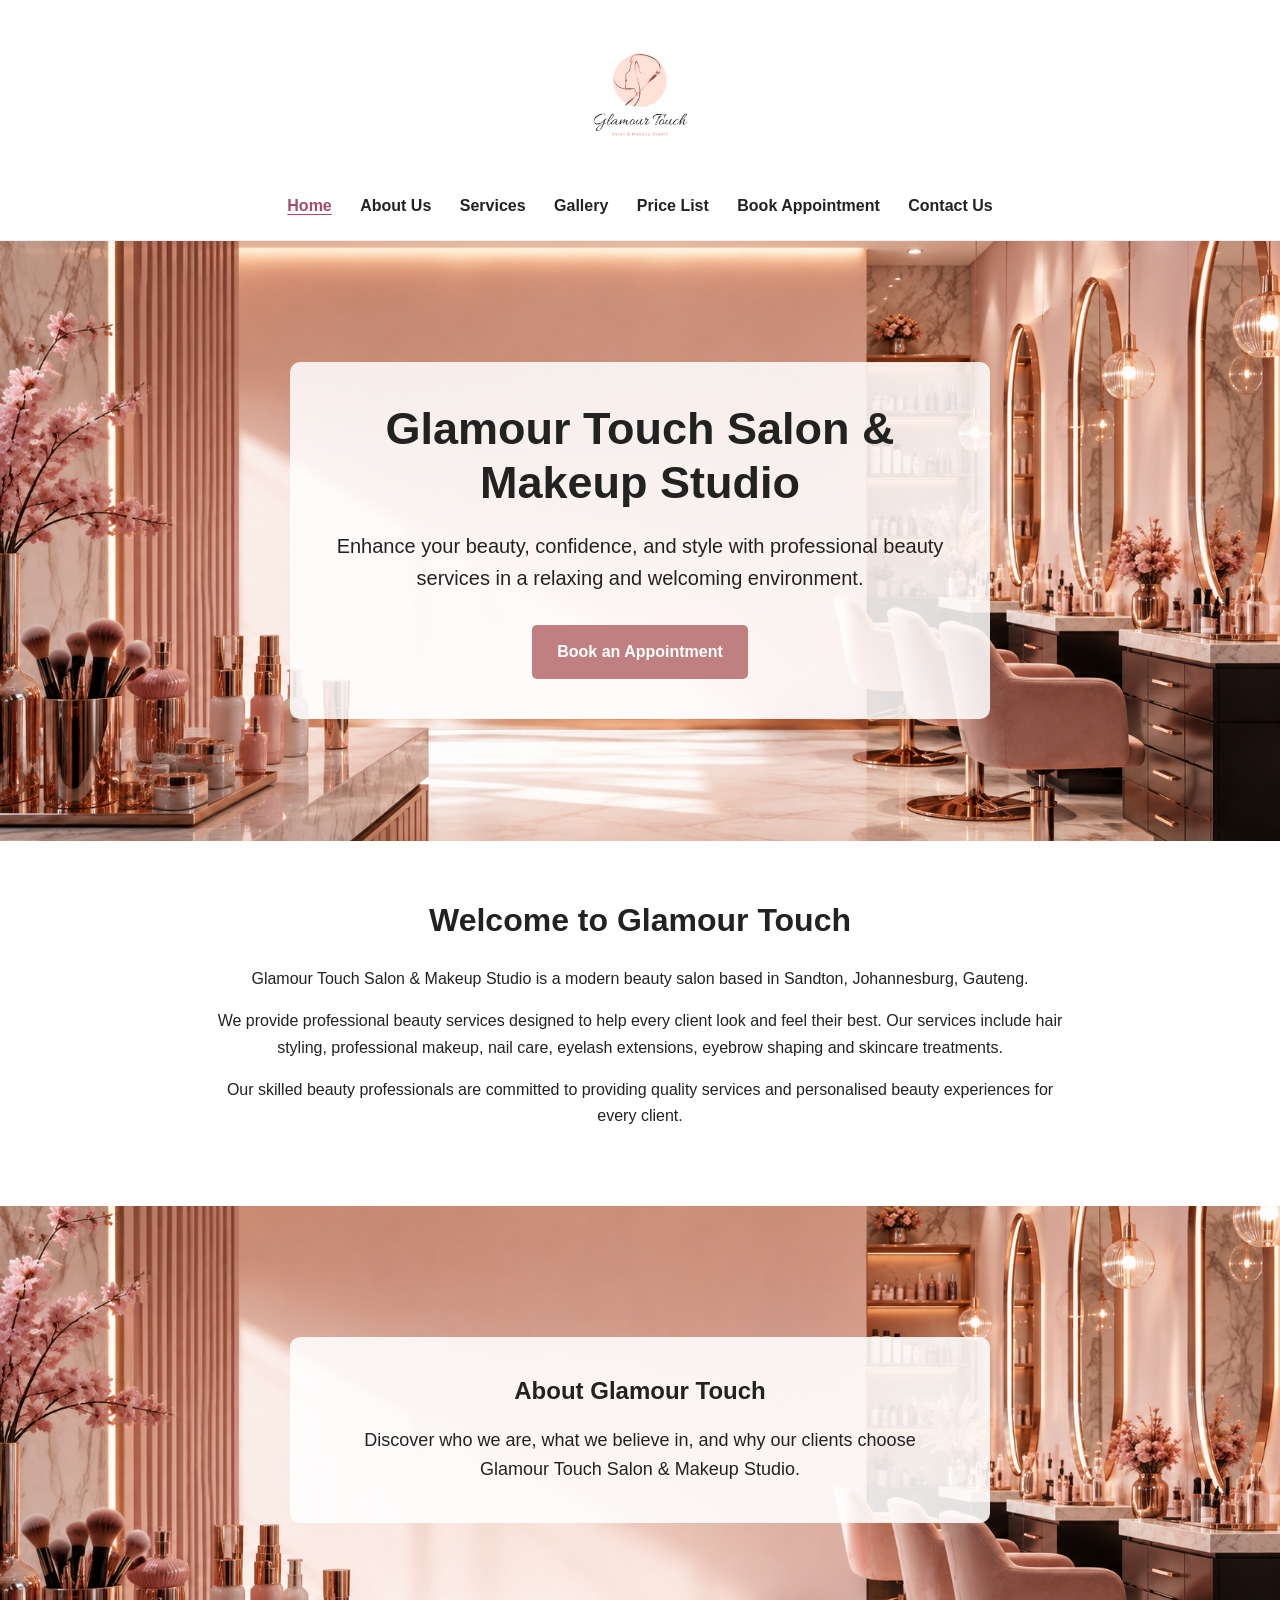
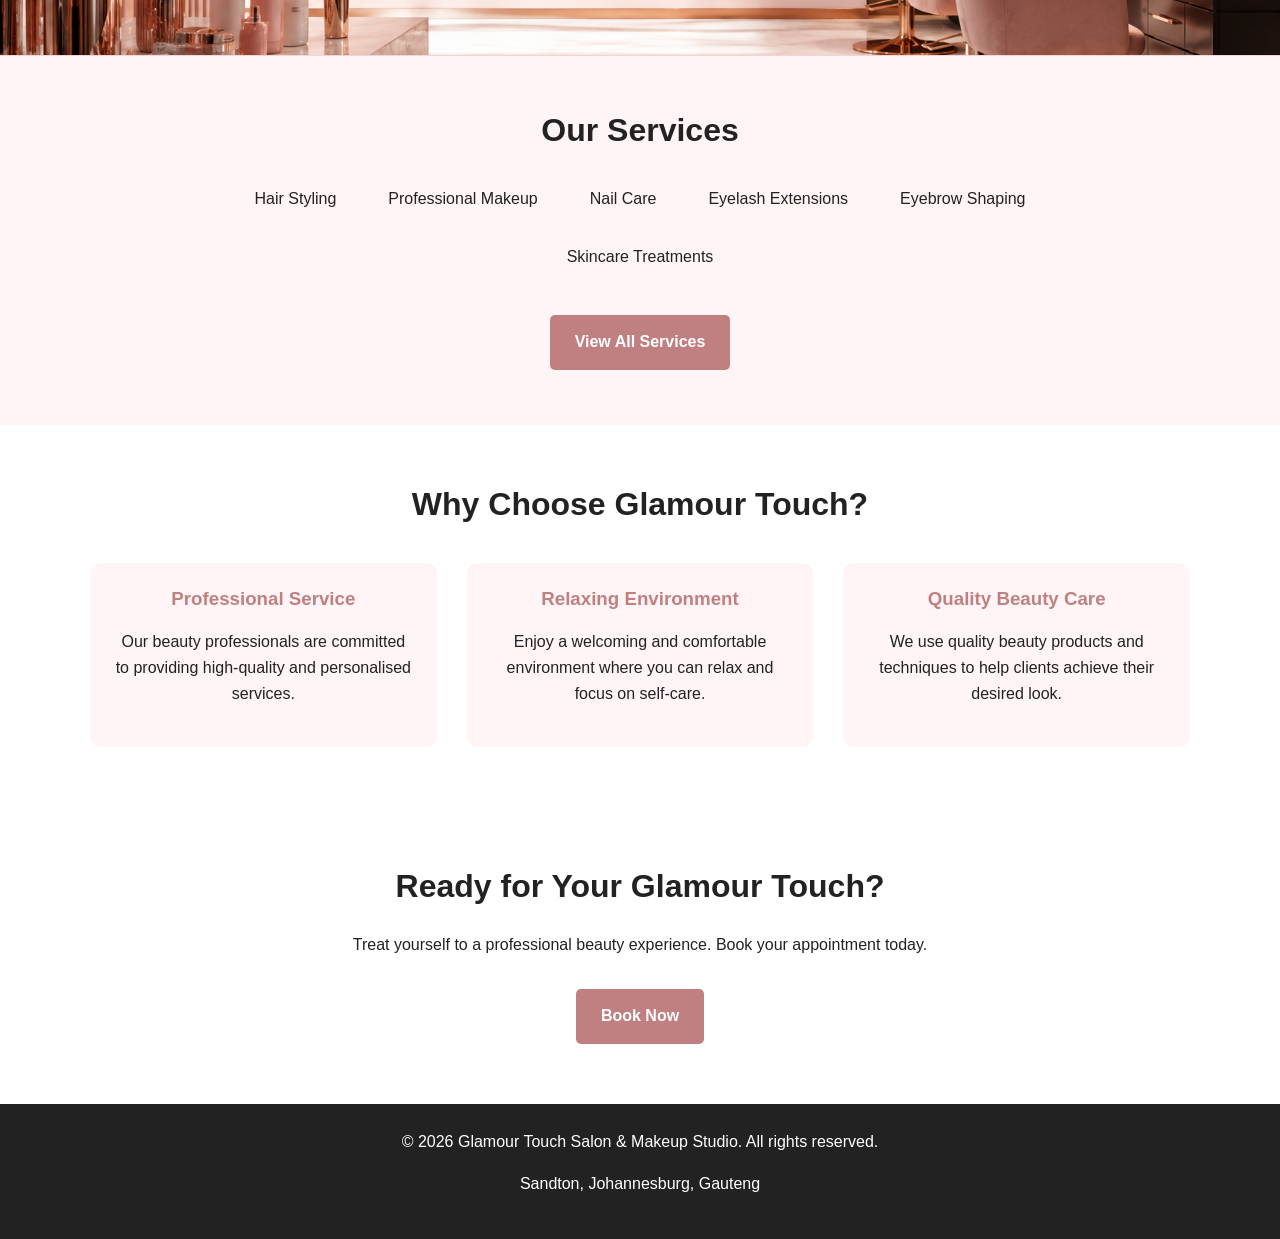
<file: index.html>
<!DOCTYPE html>
<html lang="en">

<head>
    <meta charset="UTF-8">

    <meta name="viewport" content="width=device-width, initial-scale=1.0">

    <meta name="description"
        content="Glamour Touch Salon & Makeup Studio offers professional hair, makeup, nail, eyelash, eyebrow and skincare services in Sandton, Johannesburg.">

    <title>Glamour Touch Salon & Makeup Studio</title>

    <!-- Website stylesheet -->
    <link rel="stylesheet" href="css/style.css">
</head>

<body>

    <!-- ================= HEADER ================= -->
    <header>

        <!-- Salon logo -->
        <a href="index.html" aria-current="page">
            <img src="images/logo.png"
                 alt="Glamour Touch Salon & Makeup Studio Logo"
                 class="logo">
        </a>

        <!-- Main navigation -->
        <button class="menu-toggle" type="button" aria-label="Open navigation" aria-expanded="false" aria-controls="main-navigation">☰ Menu</button>
        <nav id="main-navigation">

            <a href="index.html" aria-current="page">Home</a>

            <a href="about.html">About Us</a>

            <a href="services.html">Services</a>

            <a href="gallery.html">Gallery</a>

            <a href="prices.html">Price List</a>

            <a href="booking.html">Book Appointment</a>

            <a href="contact.html">Contact Us</a>

        </nav>

    </header>


    <!-- ================= MAIN CONTENT ================= -->

    <main>

        <!-- HERO SECTION -->
        <section class="hero">

            <div class="hero-content">

                <h1>
                    Glamour Touch Salon & Makeup Studio
                </h1>

                <p>
                    Enhance your beauty, confidence, and style with
                    professional beauty services in a relaxing and
                    welcoming environment.
                </p>

                <a href="booking.html" class="button">
                    Book an Appointment
                </a>

            </div>

        </section>


        <!-- WELCOME SECTION -->
        <section class="welcome">

            <h2>Welcome to Glamour Touch</h2>

            <p>
                Glamour Touch Salon & Makeup Studio is a modern beauty
                salon based in Sandton, Johannesburg, Gauteng.
            </p>

            <p>
                We provide professional beauty services designed to
                help every client look and feel their best. Our services
                include hair styling, professional makeup, nail care,
                eyelash extensions, eyebrow shaping and skincare
                treatments.
            </p>

            <p>
                Our skilled beauty professionals are committed to
                providing quality services and personalised beauty
                experiences for every client.
            </p>

        </section>


      <section class="page-header about-hero">

    <div class="about-hero-content">

        <h2>About Glamour Touch</h2>

        <p>
            Discover who we are, what we believe in, and why our clients
            choose Glamour Touch Salon & Makeup Studio.
        </p>

    </div>

</section>

        <!-- Services preview -->
        <section class="services-preview">
            <h2>Our Services</h2>
            <ul>

                <li>Hair Styling</li>

                <li>Professional Makeup</li>

                <li>Nail Care</li>

                <li>Eyelash Extensions</li>

                <li>Eyebrow Shaping</li>

                <li>Skincare Treatments</li>

            </ul>

            <a href="services.html" class="button">
                View All Services
            </a>

        </section>


        <!-- WHY CHOOSE US -->
        <section class="why-us">

            <h2>Why Choose Glamour Touch?</h2>

            <div class="why-us-container">

                <article>

                    <h3>Professional Service</h3>

                    <p>
                        Our beauty professionals are committed to
                        providing high-quality and personalised services.
                    </p>

                </article>


                <article>

                    <h3>Relaxing Environment</h3>

                    <p>
                        Enjoy a welcoming and comfortable environment
                        where you can relax and focus on self-care.
                    </p>

                </article>


                <article>

                    <h3>Quality Beauty Care</h3>

                    <p>
                        We use quality beauty products and techniques
                        to help clients achieve their desired look.
                    </p>

                </article>

            </div>

        </section>


        <!-- CALL TO ACTION -->
        <section class="call-to-action">

            <h2>Ready for Your Glamour Touch?</h2>

            <p>
                Treat yourself to a professional beauty experience.
                Book your appointment today.
            </p>

            <a href="booking.html" class="button">
                Book Now
            </a>

        </section>

    </main>


    <!-- ================= FOOTER ================= -->

    <footer>

        <p>
            &copy; 2026 Glamour Touch Salon & Makeup Studio.
            All rights reserved.
        </p>

        <p>
            Sandton, Johannesburg, Gauteng
        </p>

    </footer>


    <script src="js/script.js" defer></script>
</body>

</html>
</file>
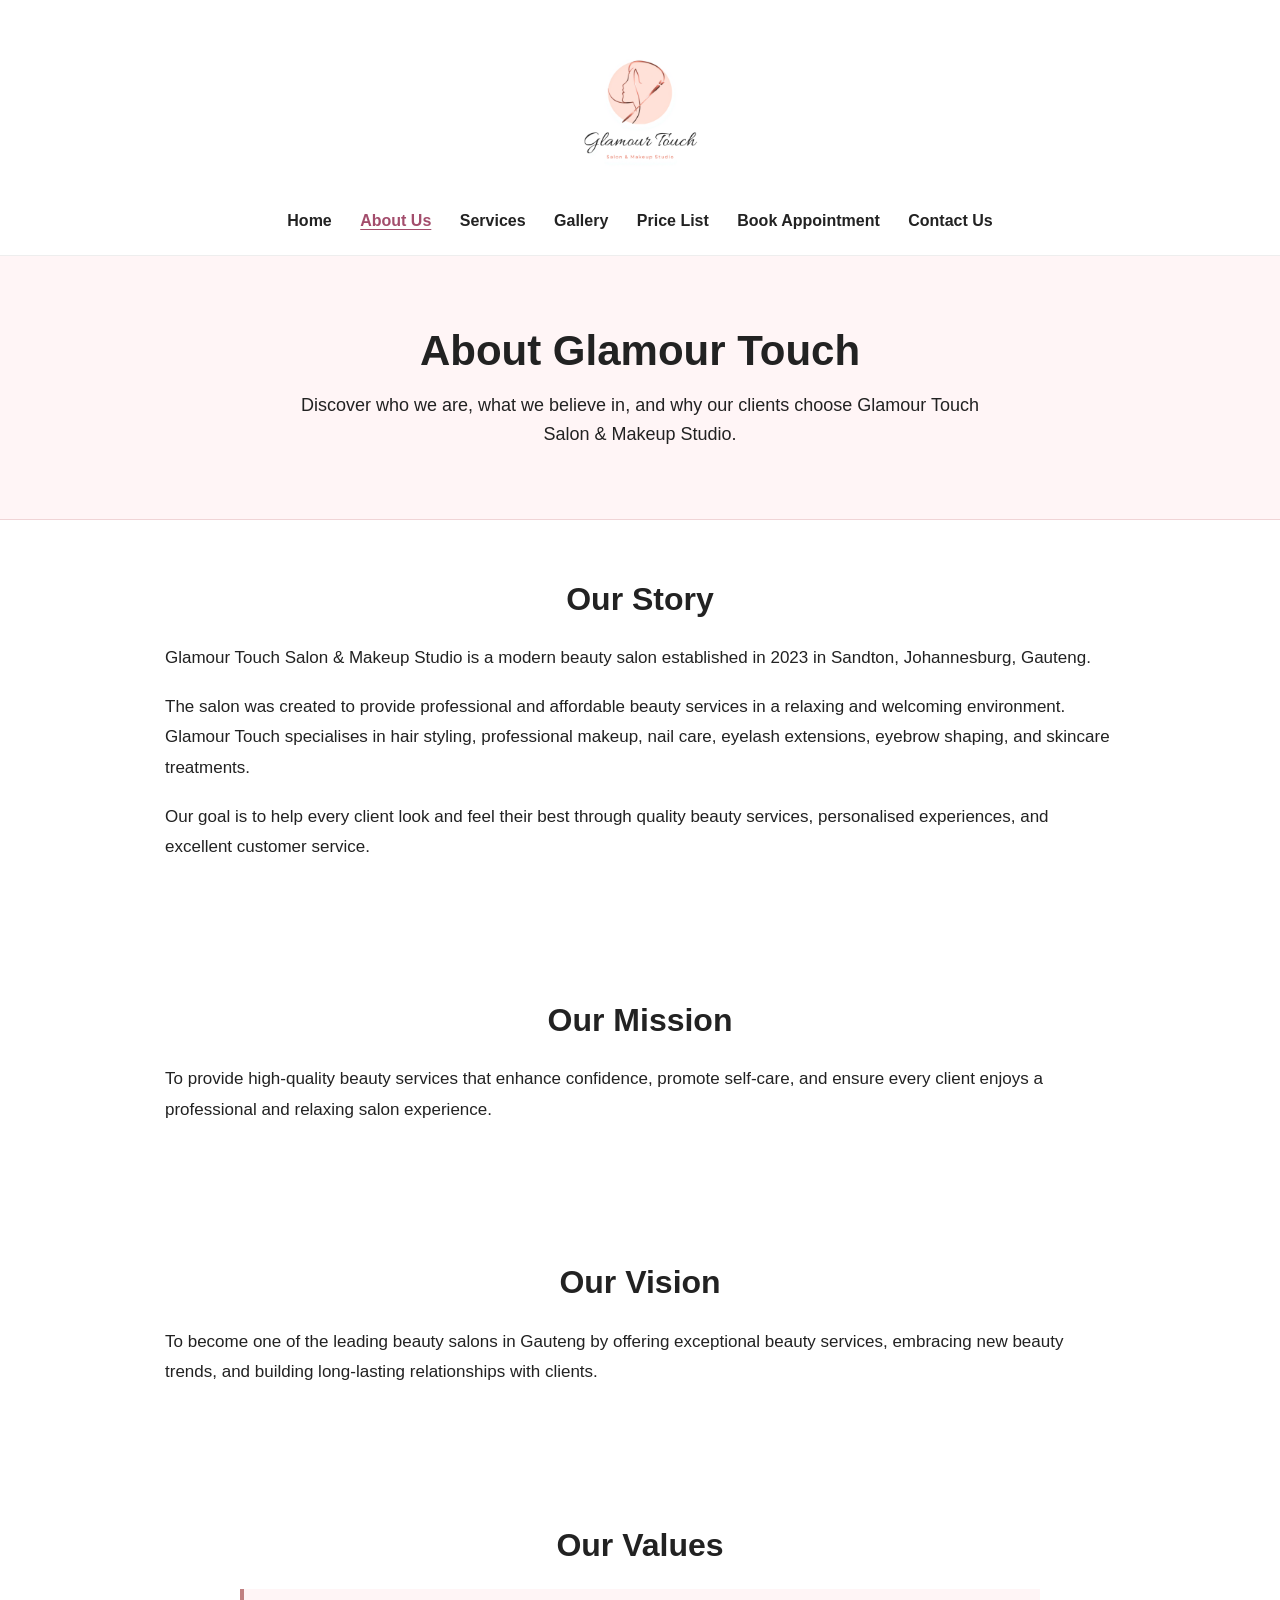
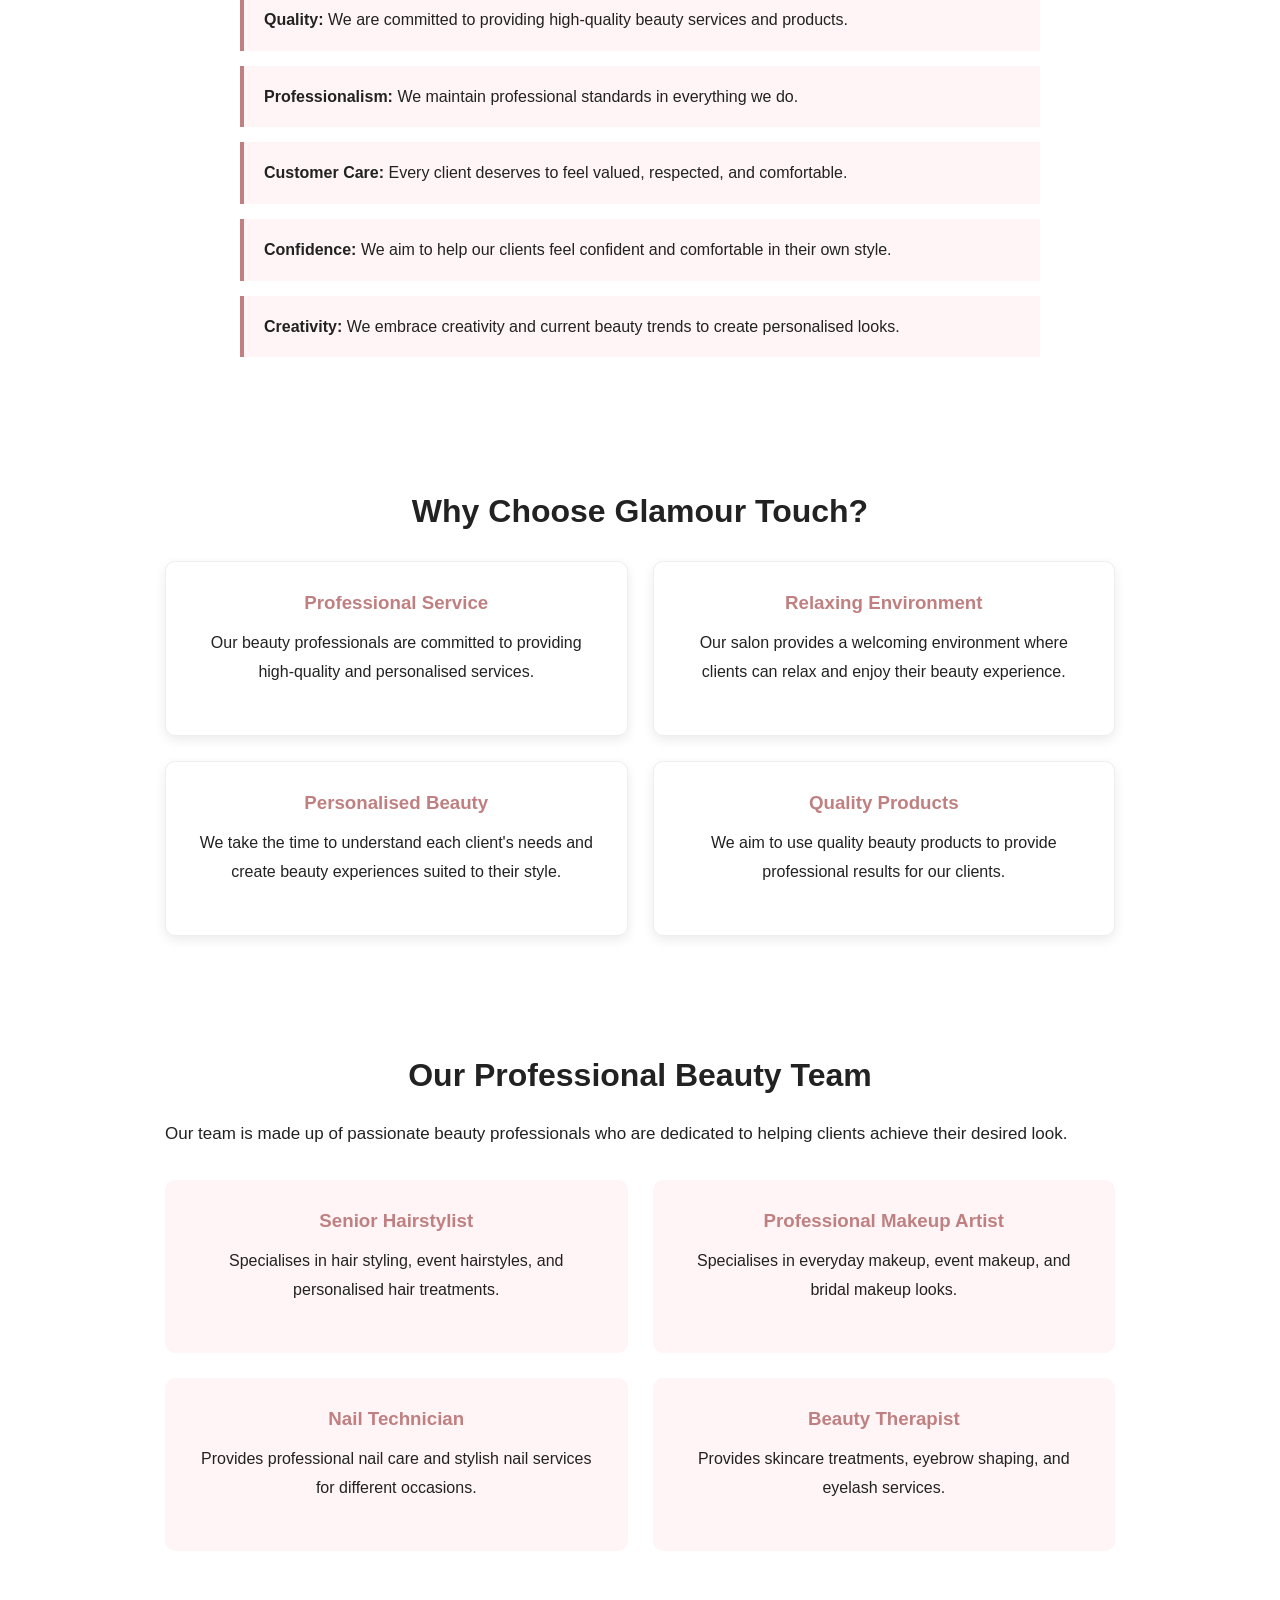
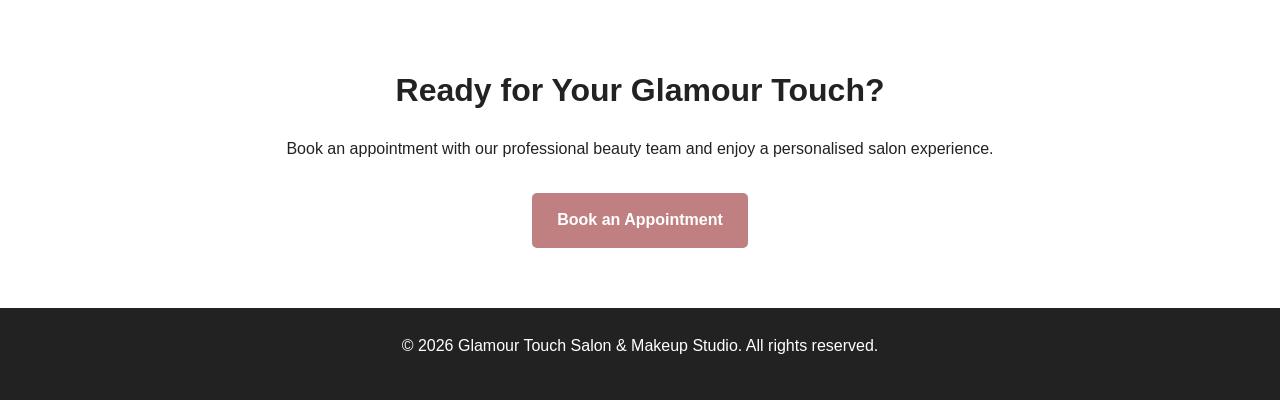
<file: about.html>
<!DOCTYPE html>
<html lang="en">

<head>
    <meta charset="UTF-8">
    <meta name="viewport" content="width=device-width, initial-scale=1.0">

    <title>About Us | Glamour Touch Salon & Makeup Studio</title>

    <!-- Link to the website stylesheet -->
    <link rel="stylesheet" href="css/style.css">
</head>

<body>

    <!-- Header and navigation -->
    <header>

        <!-- Salon logo -->
        <img src="images/logo.png"
             alt="Glamour Touch Salon & Makeup Studio Logo"
             width="180">


        <!-- Website navigation -->
        <button class="menu-toggle" type="button" aria-label="Open navigation" aria-expanded="false" aria-controls="main-navigation">☰ Menu</button>
        <nav id="main-navigation">
            <a href="index.html">Home</a>
            <a href="about.html" aria-current="page">About Us</a>
            <a href="services.html">Services</a>
            <a href="gallery.html">Gallery</a>
            <a href="prices.html">Price List</a>
            <a href="booking.html">Book Appointment</a>
            <a href="contact.html">Contact Us</a>
        </nav>

    </header>


    <!-- Main content -->
    <main>

        <!-- Page introduction -->
        <section class="page-header">

            <h1>About Glamour Touch</h1>

            <p>
                Discover who we are, what we believe in, and why our clients
                choose Glamour Touch Salon & Makeup Studio.
            </p>

        </section>


        <!-- Our Story -->
        <section class="about-section">

            <h2>Our Story</h2>

            <p>
                Glamour Touch Salon & Makeup Studio is a modern beauty salon
                established in 2023 in Sandton, Johannesburg, Gauteng.
            </p>

            <p>
                The salon was created to provide professional and affordable
                beauty services in a relaxing and welcoming environment.
                Glamour Touch specialises in hair styling, professional
                makeup, nail care, eyelash extensions, eyebrow shaping,
                and skincare treatments.
            </p>

            <p>
                Our goal is to help every client look and feel their best
                through quality beauty services, personalised experiences,
                and excellent customer service.
            </p>

        </section>


        <!-- Mission -->
        <section class="about-section">

            <h2>Our Mission</h2>

            <p>
                To provide high-quality beauty services that enhance
                confidence, promote self-care, and ensure every client
                enjoys a professional and relaxing salon experience.
            </p>

        </section>


        <!-- Vision -->
        <section class="about-section">

            <h2>Our Vision</h2>

            <p>
                To become one of the leading beauty salons in Gauteng by
                offering exceptional beauty services, embracing new beauty
                trends, and building long-lasting relationships with clients.
            </p>

        </section>


        <!-- Our Values -->
        <section class="about-section">

            <h2>Our Values</h2>

            <ul>
                <li>
                    <strong>Quality:</strong>
                    We are committed to providing high-quality beauty
                    services and products.
                </li>

                <li>
                    <strong>Professionalism:</strong>
                    We maintain professional standards in everything we do.
                </li>

                <li>
                    <strong>Customer Care:</strong>
                    Every client deserves to feel valued, respected, and
                    comfortable.
                </li>

                <li>
                    <strong>Confidence:</strong>
                    We aim to help our clients feel confident and
                    comfortable in their own style.
                </li>

                <li>
                    <strong>Creativity:</strong>
                    We embrace creativity and current beauty trends to
                    create personalised looks.
                </li>
            </ul>

        </section>


        <!-- Why Choose Us -->
        <section class="about-section">

            <h2>Why Choose Glamour Touch?</h2>

            <div class="about-cards">

                <article>
                    <h3>Professional Service</h3>

                    <p>
                        Our beauty professionals are committed to providing
                        high-quality and personalised services.
                    </p>
                </article>


                <article>
                    <h3>Relaxing Environment</h3>

                    <p>
                        Our salon provides a welcoming environment where
                        clients can relax and enjoy their beauty experience.
                    </p>
                </article>


                <article>
                    <h3>Personalised Beauty</h3>

                    <p>
                        We take the time to understand each client's needs
                        and create beauty experiences suited to their style.
                    </p>
                </article>


                <article>
                    <h3>Quality Products</h3>

                    <p>
                        We aim to use quality beauty products to provide
                        professional results for our clients.
                    </p>
                </article>

            </div>

        </section>


        <!-- Professional Beauty Team -->
        <section class="about-section">

            <h2>Our Professional Beauty Team</h2>

            <p>
                Our team is made up of passionate beauty professionals who
                are dedicated to helping clients achieve their desired look.
            </p>

            <div class="team">

                <article>
                    <h3>Senior Hairstylist</h3>

                    <p>
                        Specialises in hair styling, event hairstyles,
                        and personalised hair treatments.
                    </p>
                </article>


                <article>
                    <h3>Professional Makeup Artist</h3>

                    <p>
                        Specialises in everyday makeup, event makeup,
                        and bridal makeup looks.
                    </p>
                </article>


                <article>
                    <h3>Nail Technician</h3>

                    <p>
                        Provides professional nail care and stylish nail
                        services for different occasions.
                    </p>
                </article>


                <article>
                    <h3>Beauty Therapist</h3>

                    <p>
                        Provides skincare treatments, eyebrow shaping,
                        and eyelash services.
                    </p>
                </article>

            </div>

        </section>


        <!-- Call to action -->
        <section class="call-to-action">

            <h2>Ready for Your Glamour Touch?</h2>

            <p>
                Book an appointment with our professional beauty team
                and enjoy a personalised salon experience.
            </p>

            <a href="booking.html" class="button">
                Book an Appointment
            </a>

        </section>

    </main>


    <!-- Footer -->
    <footer>

        <p>
            &copy; 2026 Glamour Touch Salon & Makeup Studio.
            All rights reserved.
        </p>

    </footer>

    <script src="js/script.js" defer></script>
</body>

</html>
</file>
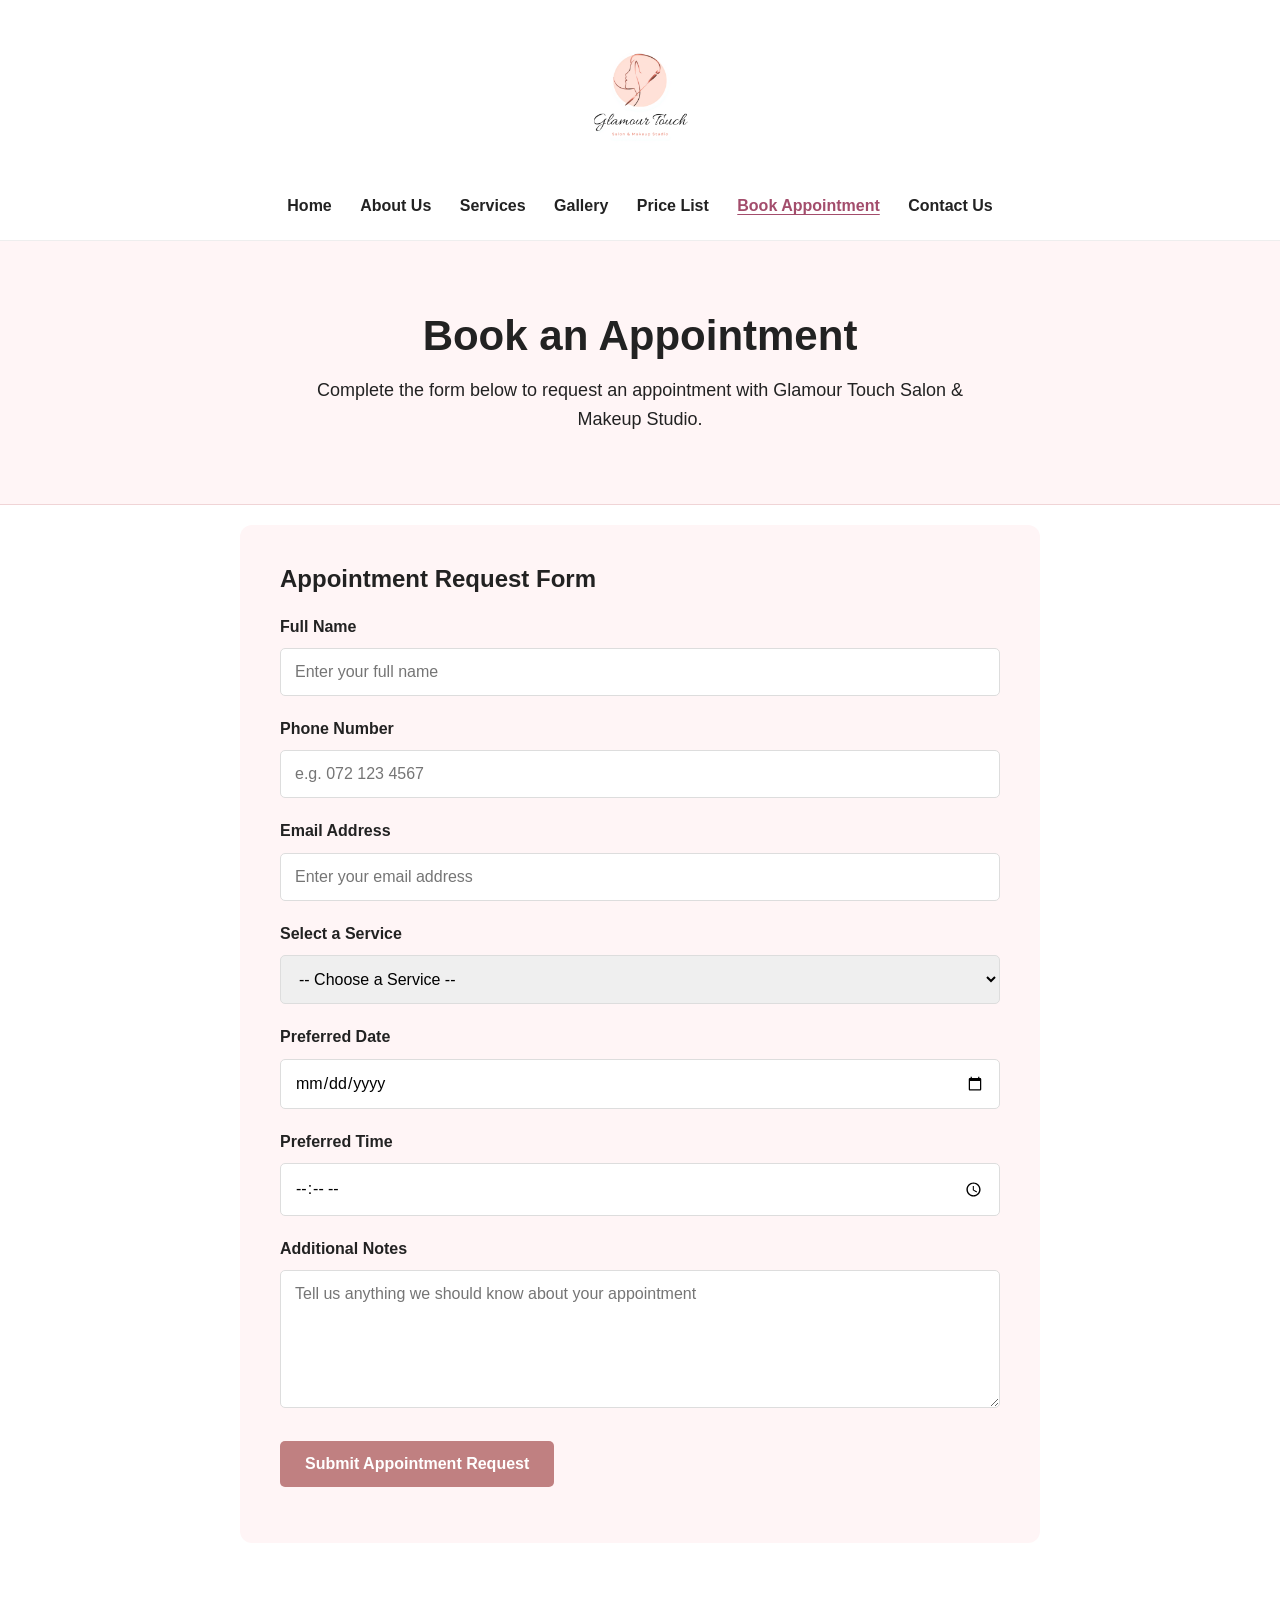
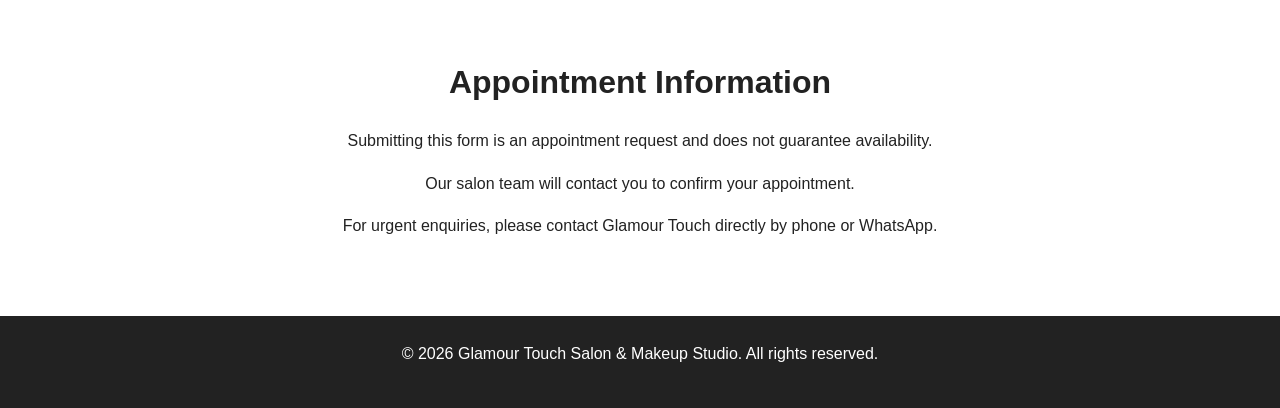
<file: booking.html>
<!DOCTYPE html>
<html lang="en">

<head>
    <meta charset="UTF-8">
    <meta name="viewport" content="width=device-width, initial-scale=1.0">

    <title>Book an Appointment | Glamour Touch Salon</title>

    <meta name="description"
        content="Request a hair, makeup, nail, eyelash, eyebrow or skincare appointment at Glamour Touch Salon & Makeup Studio.">

    <meta name="keywords"
        content="salon booking, beauty appointment, makeup, hair styling, nail care, Glamour Touch">

    <meta name="author" content="Glamour Touch Salon & Makeup Studio">

    <meta name="robots" content="index, follow">

    <link rel="stylesheet" href="css/style.css">
</head>

<body>

    <!-- Header and Navigation -->
    <header>

        <a href="index.html">
            <img src="images/logo.png"
                alt="Glamour Touch Salon and Makeup Studio logo"
                class="logo">
        </a>

        <button class="menu-toggle"
            type="button"
            aria-label="Open navigation"
            aria-expanded="false"
            aria-controls="main-navigation">
            ☰ Menu
        </button>

        <nav id="main-navigation">

            <a href="index.html">Home</a>
            <a href="about.html">About Us</a>
            <a href="services.html">Services</a>
            <a href="gallery.html">Gallery</a>
            <a href="prices.html">Price List</a>
            <a href="booking.html" aria-current="page">Book Appointment</a>
            <a href="contact.html">Contact Us</a>

        </nav>

    </header>

    <main>

        <!-- Page Introduction -->
        <section class="page-heading">

            <h1>Book an Appointment</h1>

            <p>
                Complete the form below to request an appointment
                with Glamour Touch Salon & Makeup Studio.
            </p>

        </section>

        <!-- Booking Form -->
        <section class="booking-section">

            <h2>Appointment Request Form</h2>

            
    <form id="booking-form" action="https://formspree.io/f/mvkkvwwk" method="POST"></form>

                <label for="name">Full Name</label>

                <input
                    type="text"
                    id="name"
                    name="name"
                    placeholder="Enter your full name"
                    minlength="2"
                    maxlength="80"
                    autocomplete="name"
                    required>

                <label for="phone">Phone Number</label>

                <input
                    type="tel"
                    id="phone"
                    name="phone"
                    placeholder="e.g. 072 123 4567"
                    pattern="[0-9 +()-]{10,20}"
                    minlength="10"
                    maxlength="20"
                    autocomplete="tel"
                    required>

                <label for="email">Email Address</label>

                <input
                    type="email"
                    id="email"
                    name="email"
                    placeholder="Enter your email address"
                    autocomplete="email"
                    required>

                <label for="service">Select a Service</label>

                <select id="service" name="service" required>

                    <option value="">-- Choose a Service --</option>

                    <option value="hair-styling">Hair Styling</option>
                    <option value="makeup">Professional Makeup</option>
                    <option value="nails">Nail Care</option>
                    <option value="eyelashes">Eyelash Extensions</option>
                    <option value="eyebrows">Eyebrow Shaping</option>
                    <option value="skincare">Skincare Treatment</option>

                </select>

                <label for="date">Preferred Date</label>

                <input
                    type="date"
                    id="date"
                    name="date"
                    required>

                <label for="time">Preferred Time</label>

                <input
                    type="time"
                    id="time"
                    name="time"
                    required>

                <label for="message">Additional Notes</label>

                <textarea
                    id="message"
                    name="message"
                    rows="6"
                    maxlength="1000"
                    placeholder="Tell us anything we should know about your appointment"></textarea>

                <button type="submit" class="button">
                    Submit Appointment Request
                </button>

                <p
                    class="form-feedback"
                    id="booking-feedback"
                    role="status"
                    aria-live="polite">
                </p>

            </form>

        </section>

        <!-- Booking Information -->
        <section class="call-to-action">

            <h2>Appointment Information</h2>

            <p>
                Submitting this form is an appointment request
                and does not guarantee availability.
            </p>

            <p>
                Our salon team will contact you to confirm
                your appointment.
            </p>

            <p>
                For urgent enquiries, please contact Glamour Touch
                directly by phone or WhatsApp.
            </p>

        </section>

    </main>

    <footer>

        <p>
            &copy; 2026 Glamour Touch Salon & Makeup Studio.
            All rights reserved.
        </p>

    </footer>

    <script src="js/script.js" defer></script>

</body>
</html>
</file>
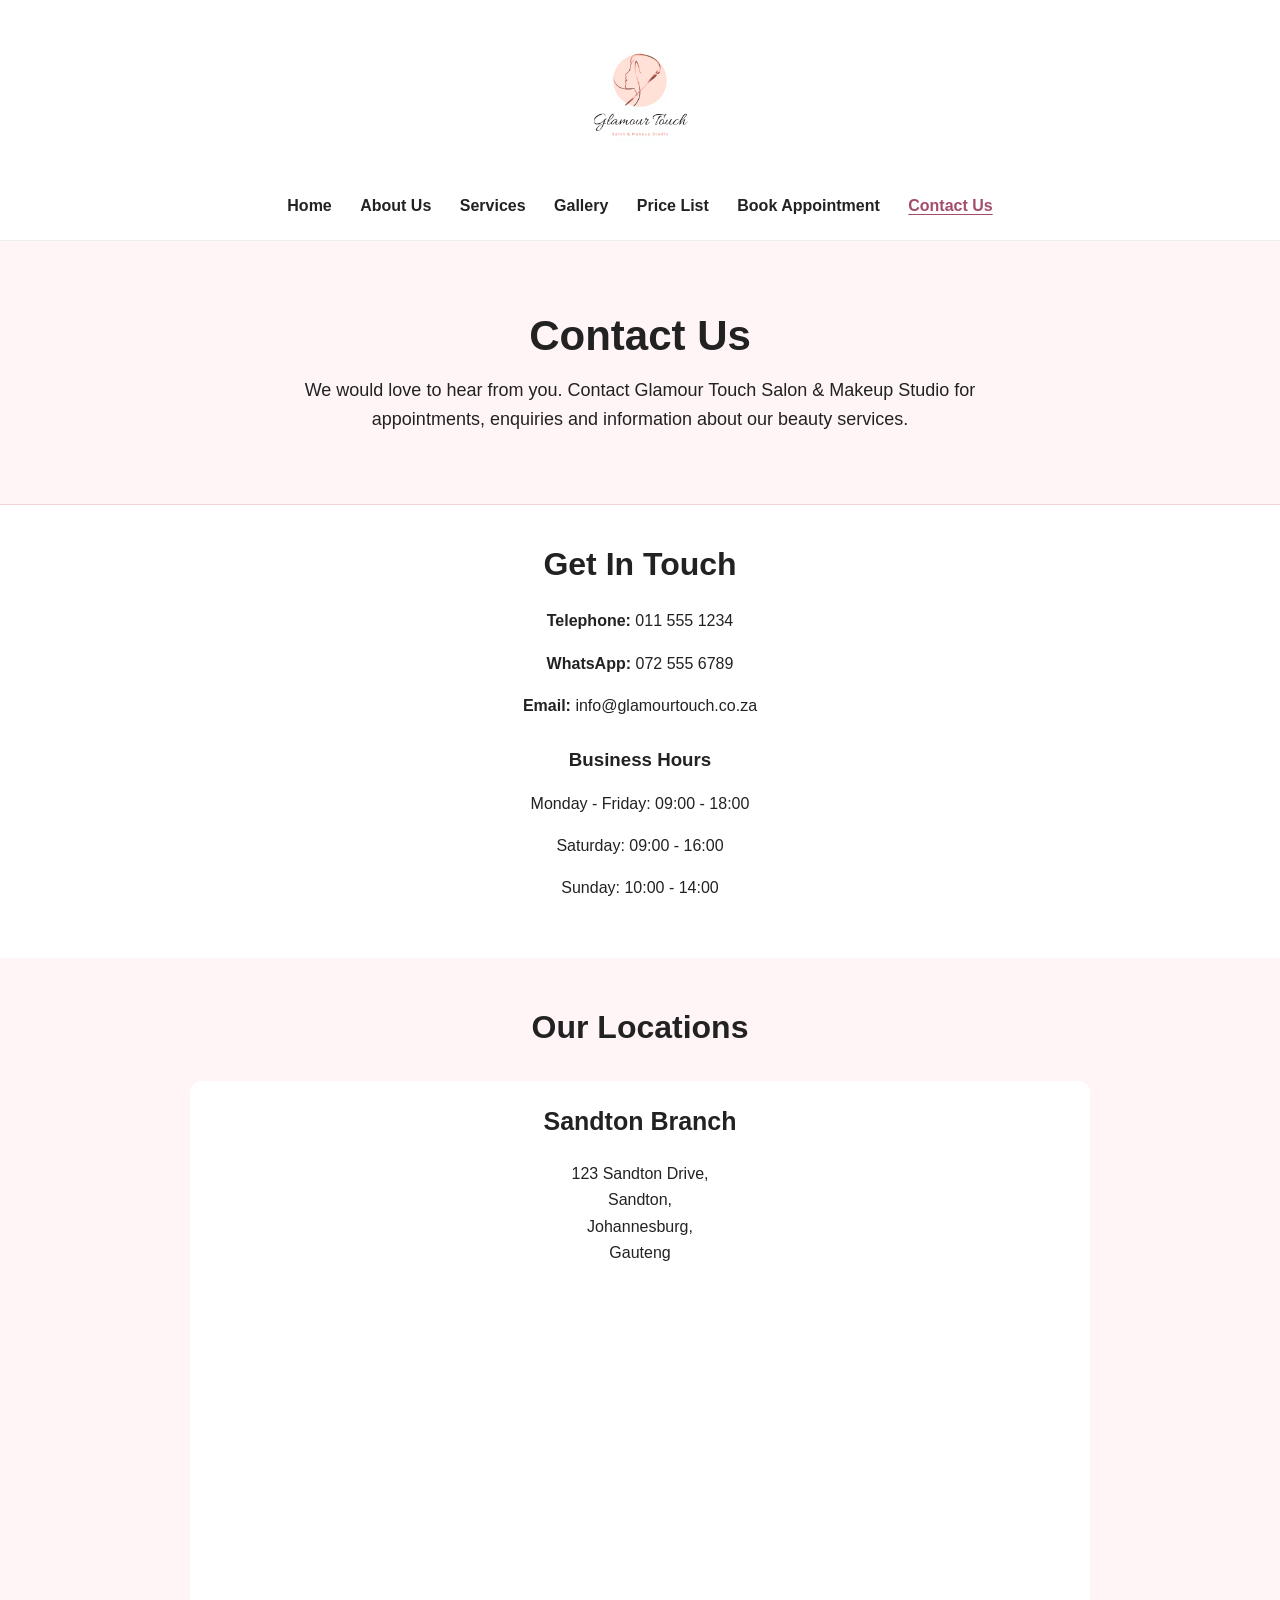
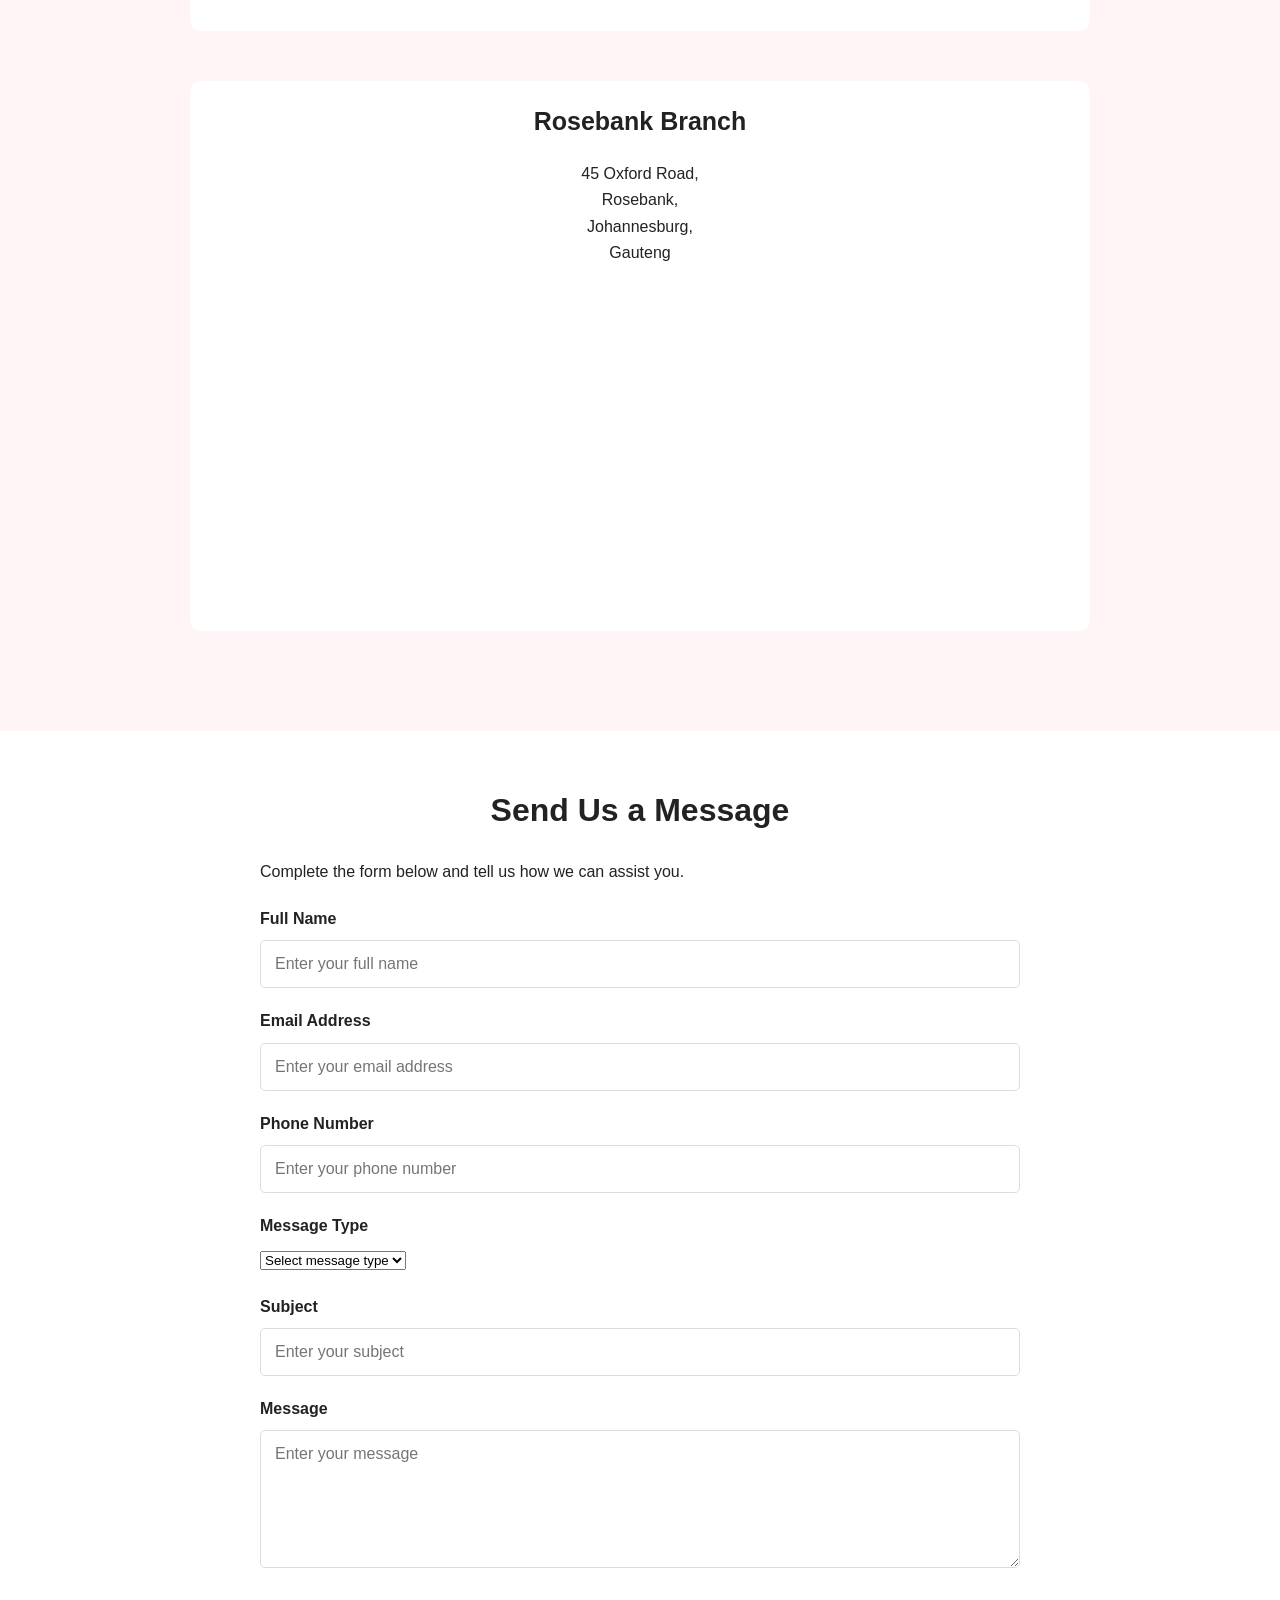
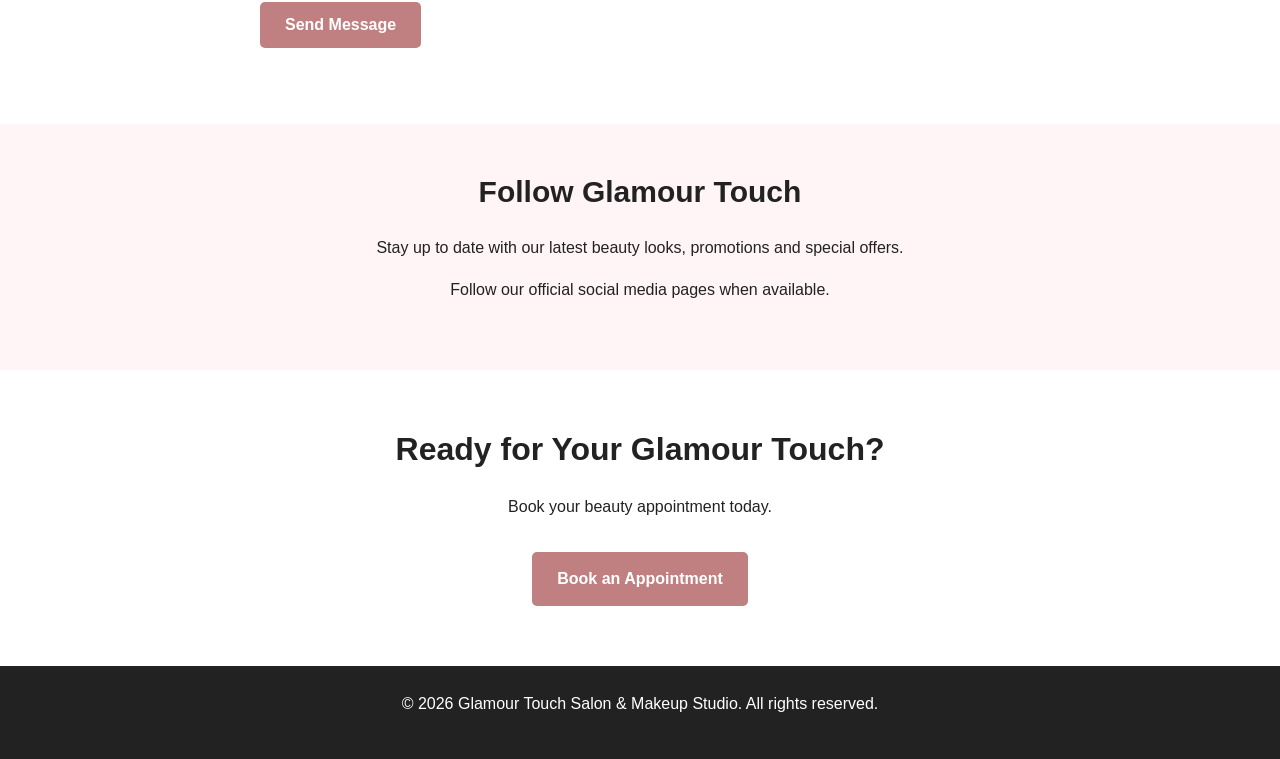
<file: contact.html>
<!DOCTYPE html>
<html lang="en">

<head>
    <meta charset="UTF-8">
    <meta name="viewport" content="width=device-width, initial-scale=1.0">

    <title>Contact Glamour Touch | Salon & Makeup Studio</title>

    <meta name="description"
        content="Contact Glamour Touch Salon & Makeup Studio for beauty appointments, service enquiries and general information.">

    <meta name="keywords"
        content="Glamour Touch, salon, makeup studio, beauty services, contact salon, beauty appointments">

    <meta name="author" content="Glamour Touch Salon & Makeup Studio">

    <meta name="robots" content="index, follow">

    <link rel="stylesheet" href="css/style.css">
</head>

<body>

    <!-- Header and Navigation -->
    <header>

        <a href="index.html">
            <img src="images/logo.png"
                alt="Glamour Touch Salon and Makeup Studio logo"
                class="logo">
        </a>

        <button class="menu-toggle"
            type="button"
            aria-label="Open navigation"
            aria-expanded="false"
            aria-controls="main-navigation">
            ☰ Menu
        </button>

        <nav id="main-navigation">
            <a href="index.html">Home</a>
            <a href="about.html">About Us</a>
            <a href="services.html">Services</a>
            <a href="gallery.html">Gallery</a>
            <a href="prices.html">Price List</a>
            <a href="booking.html">Book Appointment</a>
            <a href="contact.html" aria-current="page">Contact Us</a>
        </nav>

    </header>

    <main>

        <!-- Page Heading -->
        <section class="page-heading">

            <h1>Contact Us</h1>

            <p>
                We would love to hear from you. Contact Glamour Touch
                Salon & Makeup Studio for appointments, enquiries
                and information about our beauty services.
            </p>

        </section>

        <!-- Contact Information -->
        <section class="contact-info">

            <h2>Get In Touch</h2>

            <p><strong>Telephone:</strong> 011 555 1234</p>

            <p><strong>WhatsApp:</strong> 072 555 6789</p>

            <p><strong>Email:</strong> info@glamourtouch.co.za</p>

            <h3>Business Hours</h3>

            <p>Monday - Friday: 09:00 - 18:00</p>
            <p>Saturday: 09:00 - 16:00</p>
            <p>Sunday: 10:00 - 14:00</p>

        </section>

        <!-- Branch Locations -->
        <section class="locations">

            <h2>Our Locations</h2>

            <div class="location">

                <h3>Sandton Branch</h3>

                <p>
                    123 Sandton Drive,<br>
                    Sandton,<br>
                    Johannesburg,<br>
                    Gauteng
                </p>

                <iframe
                    title="Map of Sandton, Johannesburg"
                    src="https://www.google.com/maps?q=Sandton%2C%20Johannesburg%2C%20South%20Africa&output=embed"
                    width="100%"
                    height="300"
                    style="border:0;"
                    loading="lazy"
                    allowfullscreen>
                </iframe>

            </div>

            <div class="location">

                <h3>Rosebank Branch</h3>

                <p>
                    45 Oxford Road,<br>
                    Rosebank,<br>
                    Johannesburg,<br>
                    Gauteng
                </p>

                <iframe
                    title="Map of Rosebank, Johannesburg"
                    src="https://www.google.com/maps?q=Rosebank%2C%20Johannesburg%2C%20South%20Africa&output=embed"
                    width="100%"
                    height="300"
                    style="border:0;"
                    loading="lazy"
                    allowfullscreen>
                </iframe>

            </div>

        </section>

        <!-- Contact Form -->
        <section class="contact-form-section">

            <h2>Send Us a Message</h2>

            <p>
                Complete the form below and tell us how we can assist you.
            </p>

            <form id="contact-form">

                <label for="contact-name">Full Name</label>

                <input
                    type="text"
                    id="contact-name"
                    name="name"
                    placeholder="Enter your full name"
                    minlength="2"
                    maxlength="80"
                    autocomplete="name"
                    required>

                <label for="contact-email">Email Address</label>

                <input
                    type="email"
                    id="contact-email"
                    name="email"
                    placeholder="Enter your email address"
                    autocomplete="email"
                    required>

                <label for="contact-phone">Phone Number</label>

                <input
                    type="tel"
                    id="contact-phone"
                    name="phone"
                    placeholder="Enter your phone number"
                    pattern="[0-9 +()-]{10,20}"
                    minlength="10"
                    maxlength="20"
                    autocomplete="tel"
                    required>

                <label for="message-type">Message Type</label>

                <select id="message-type" name="message-type" required>

                    <option value="">Select message type</option>
                    <option value="General enquiry">General enquiry</option>
                    <option value="Appointment enquiry">Appointment enquiry</option>
                    <option value="Service enquiry">Service enquiry</option>
                    <option value="Feedback">Feedback</option>
                    <option value="Complaint">Complaint</option>

                </select>

                <label for="subject">Subject</label>

                <input
                    type="text"
                    id="subject"
                    name="subject"
                    placeholder="Enter your subject"
                    maxlength="100"
                    required>

                <label for="contact-message">Message</label>

                <textarea
                    id="contact-message"
                    name="message"
                    rows="6"
                    minlength="10"
                    maxlength="1000"
                    placeholder="Enter your message"
                    required></textarea>

                <button type="submit" class="button">
                    Send Message
                </button>

                <p
                    class="form-feedback"
                    id="contact-feedback"
                    role="status"
                    aria-live="polite">
                </p>

            </form>

        </section>

        <!-- Social Media -->
        <section class="social-media">

            <h2>Follow Glamour Touch</h2>

            <p>
                Stay up to date with our latest beauty looks,
                promotions and special offers.
            </p>

            <p>
                Follow our official social media pages when available.
            </p>

        </section>

        <!-- Booking Call To Action -->
        <section class="call-to-action">

            <h2>Ready for Your Glamour Touch?</h2>

            <p>Book your beauty appointment today.</p>

            <a href="booking.html" class="button">
                Book an Appointment
            </a>

        </section>

    </main>

    <!-- Footer -->
    <footer>

        <p>
            &copy; 2026 Glamour Touch Salon & Makeup Studio.
            All rights reserved.
        </p>

    </footer>

    <script src="js/script.js" defer></script>

</body>
</html>
</file>
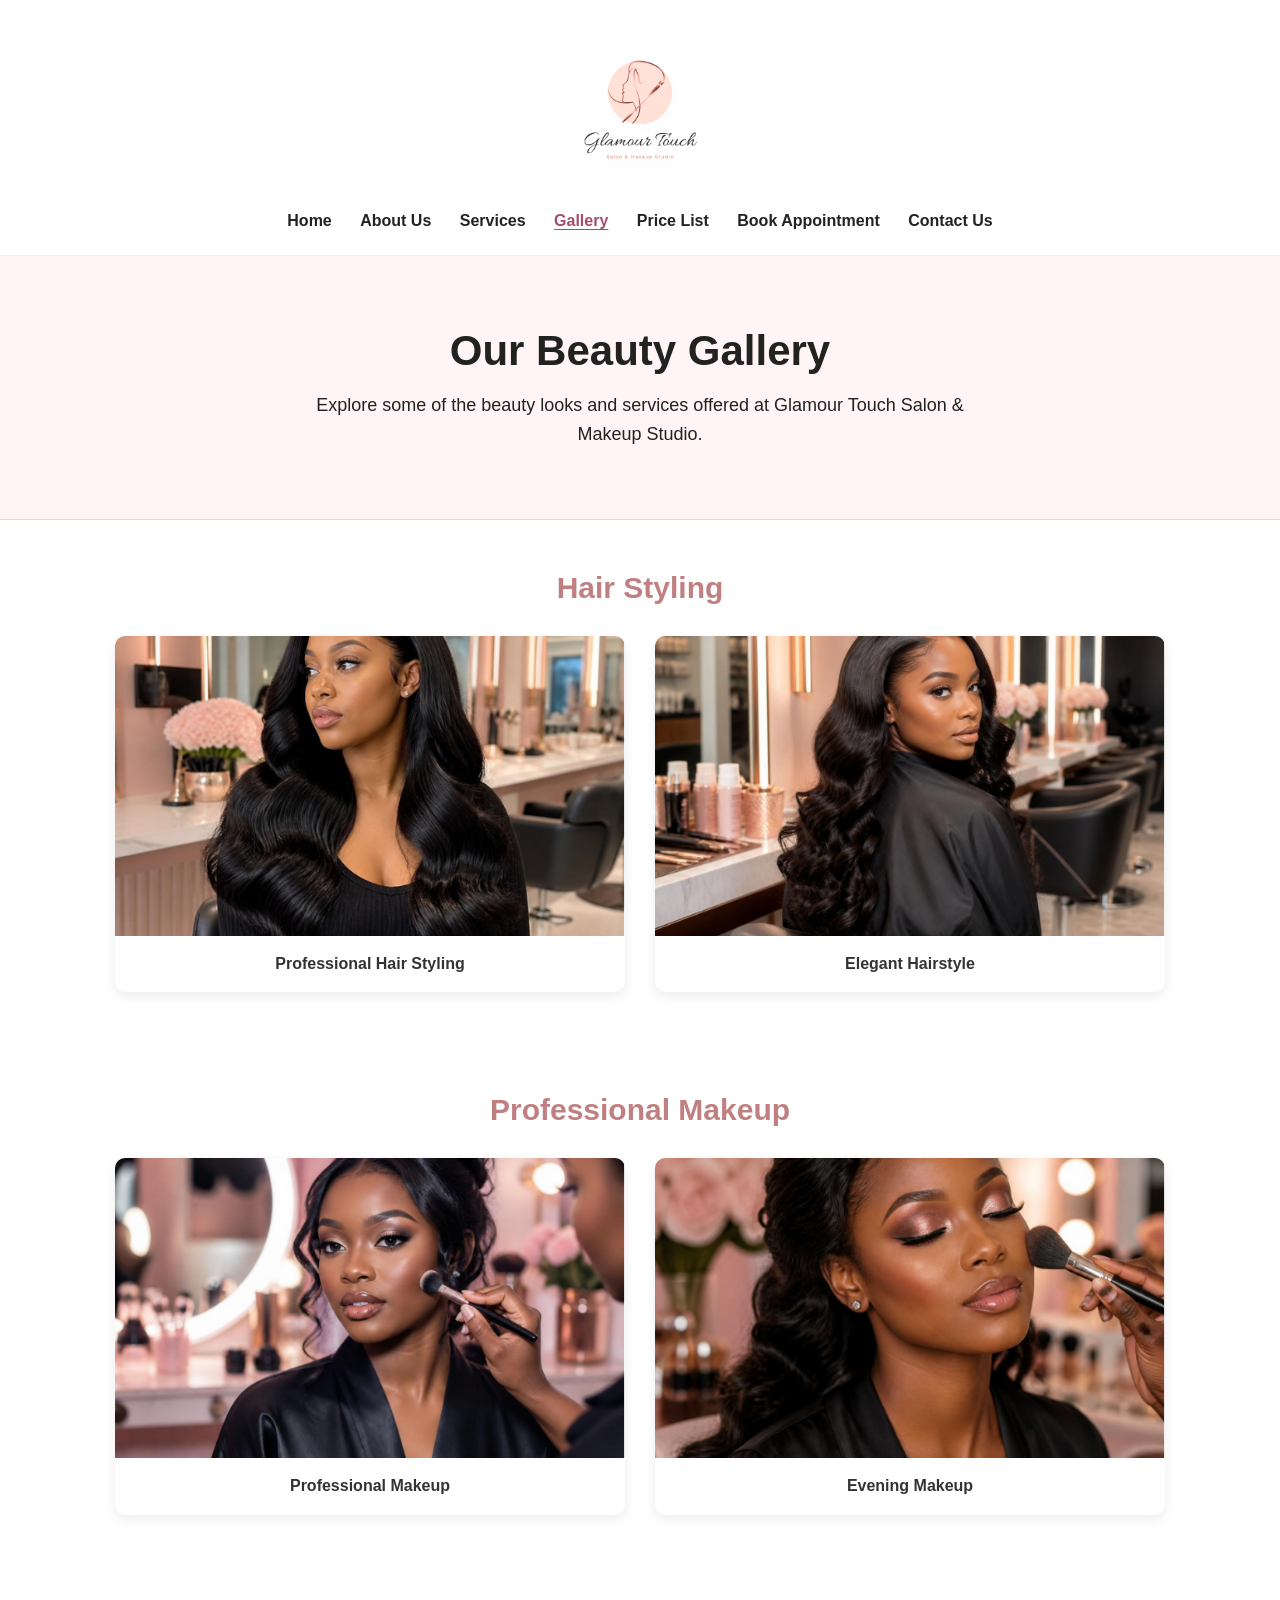
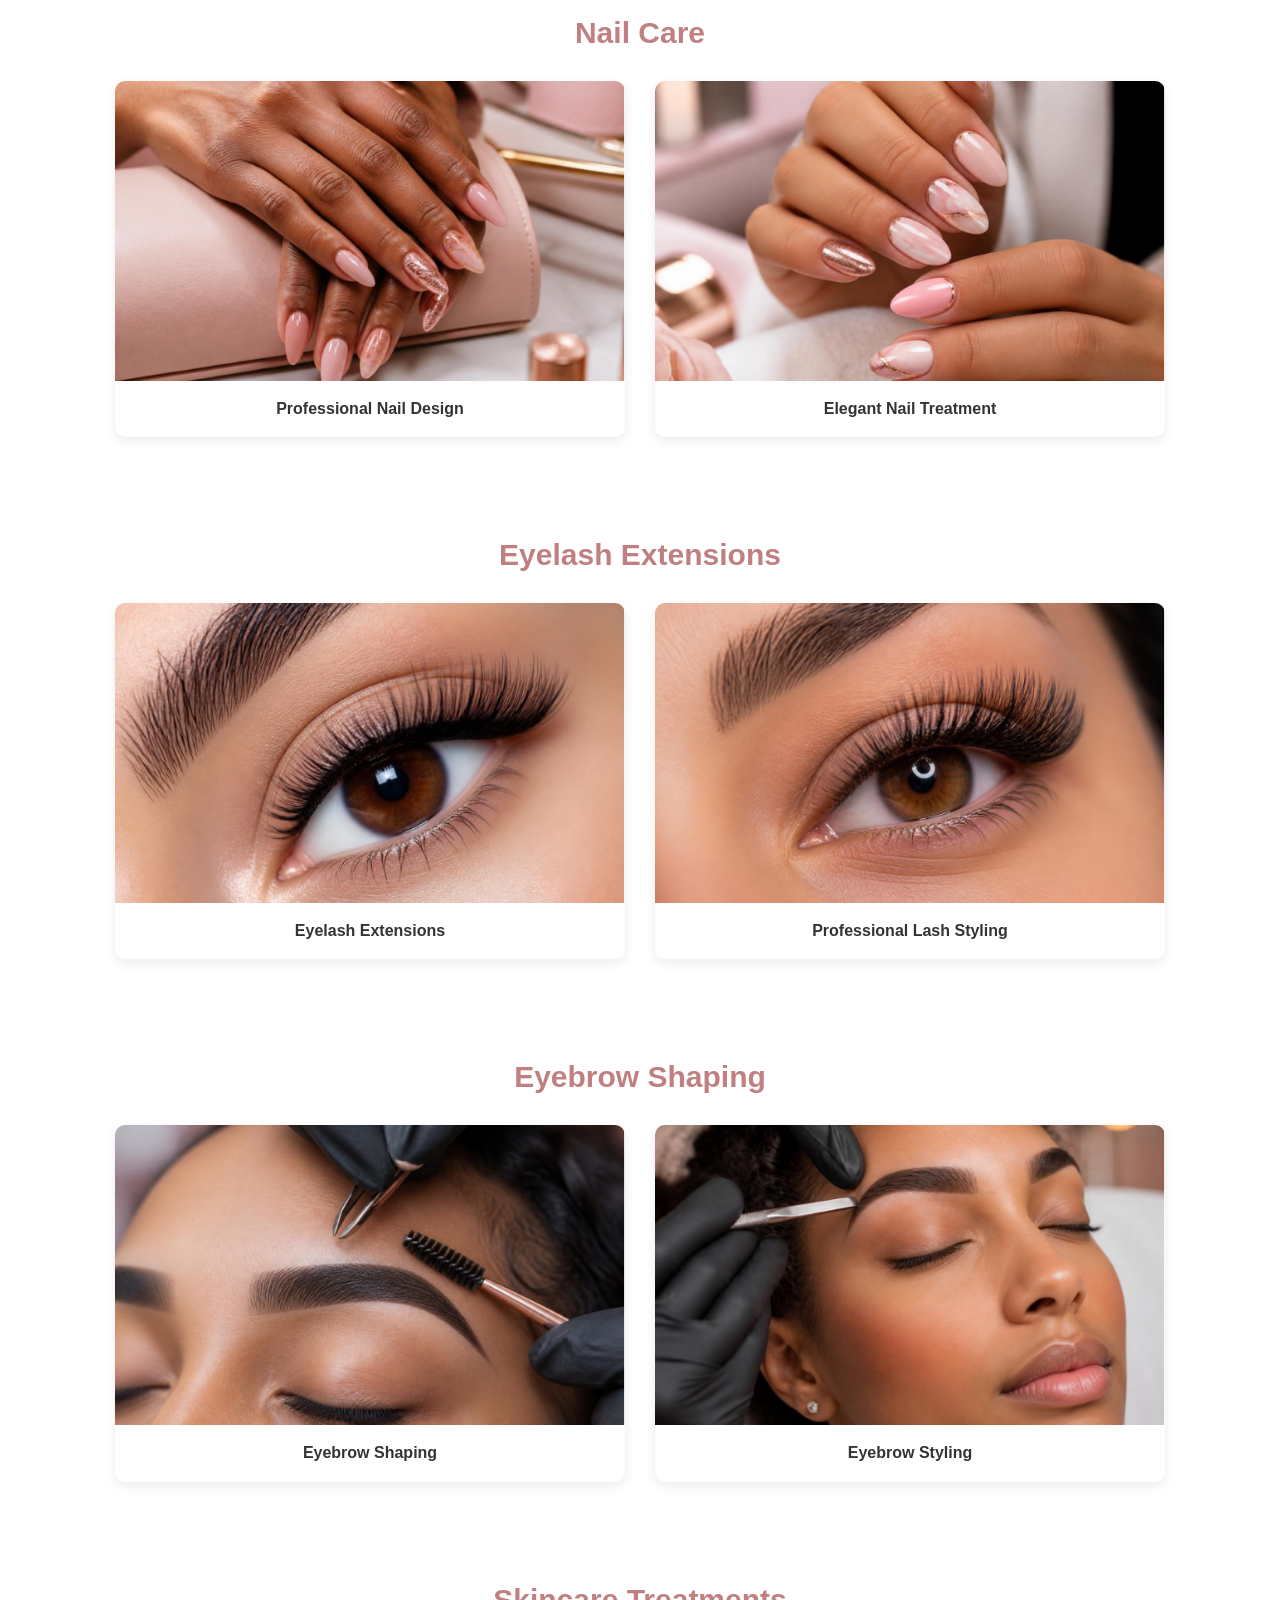
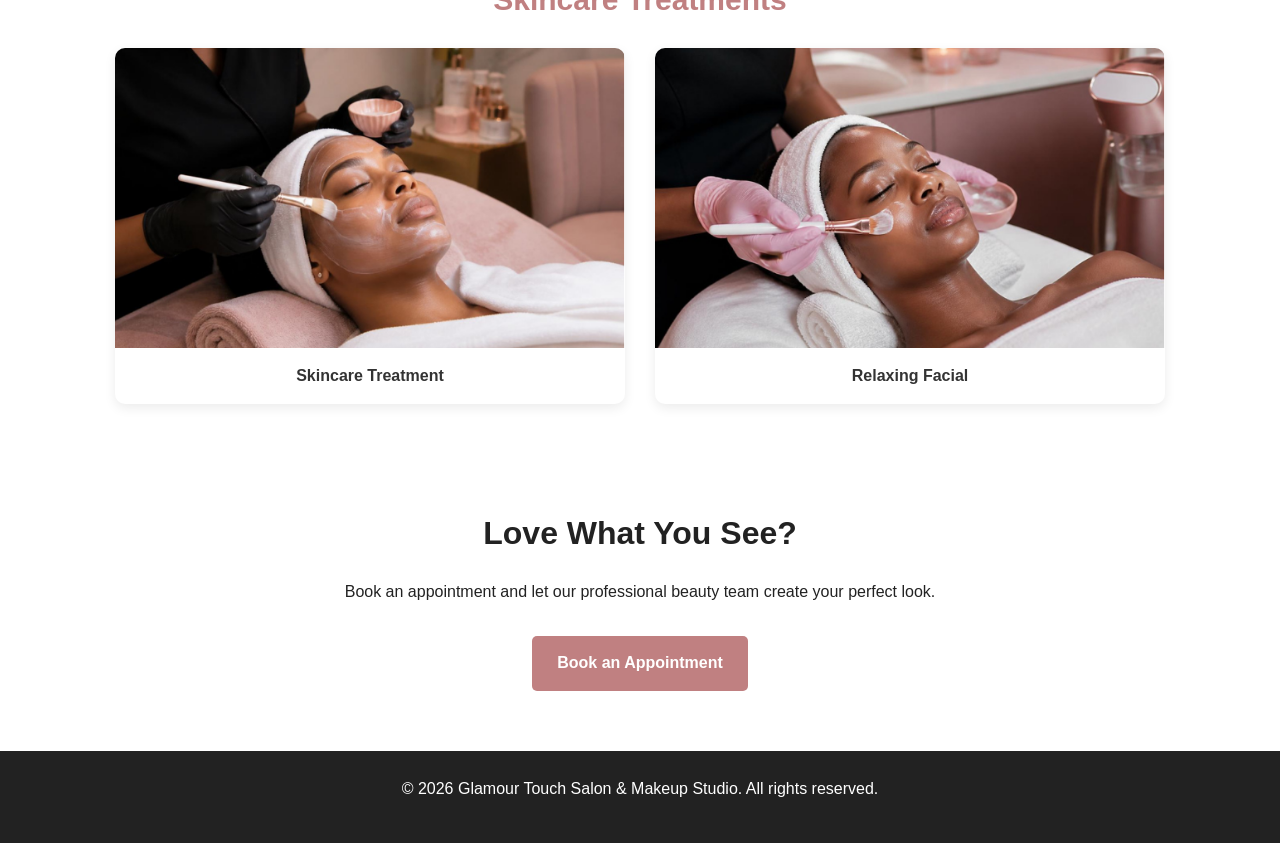
<file: gallery.html>
<!DOCTYPE html>
<html lang="en">

<head>

    <meta charset="UTF-8">

    <meta name="viewport" content="width=device-width, initial-scale=1.0">

    <title>Gallery | Glamour Touch Salon & Makeup Studio</title>

    <!-- Link to the website stylesheet -->
    <link rel="stylesheet" href="css/style.css">

</head>


<body>

    <!-- Header -->
    <header>

        <!-- Salon logo -->
        <img src="./images/logo.png"
             alt="Glamour Touch Salon & Makeup Studio Logo"
             width="180">

        <!-- Website navigation -->
        <button class="menu-toggle" type="button" aria-label="Open navigation" aria-expanded="false" aria-controls="main-navigation">☰ Menu</button>
        <nav id="main-navigation">

            <a href="index.html">Home</a>

            <a href="about.html">About Us</a>

            <a href="services.html">Services</a>

            <a href="gallery.html" aria-current="page">Gallery</a>

            <a href="prices.html">Price List</a>

            <a href="booking.html">Book Appointment</a>

            <a href="contact.html">Contact Us</a>

        </nav>

    </header>


    <!-- Main content -->
    <main>


        <!-- Gallery introduction -->
        <section class="page-header">

            <h1>Our Beauty Gallery</h1>

            <p>
                Explore some of the beauty looks and services offered
                at Glamour Touch Salon & Makeup Studio.
            </p>

        </section>


        <!-- Hair Styling -->
        <section class="gallery-section">

            <h2>Hair Styling</h2>

            <div class="gallery-grid">

                <figure>
                    <img src="images/gallery/hairstyle-1.png"
                         alt="Professional hairstyle created at Glamour Touch">
                    <figcaption>Professional Hair Styling</figcaption>
                </figure>

                <figure>
                    <img src="images/gallery/hairstyle-2.png"
                         alt="Elegant hairstyle">
                    <figcaption>Elegant Hairstyle</figcaption>
                </figure>

            </div>

        </section>


        <!-- Makeup -->
        <section class="gallery-section">

            <h2>Professional Makeup</h2>

            <div class="gallery-grid">

                <figure>
                    <img src="images/gallery/makeup-1.png"
                         alt="Professional makeup look">
                    <figcaption>Professional Makeup</figcaption>
                </figure>

                <figure>
                    <img src="images/gallery/makeup-2.png"
                         alt="Evening makeup look">
                    <figcaption>Evening Makeup</figcaption>
                </figure>

            </div>

        </section>


        <!-- Nails -->
        <section class="gallery-section">

            <h2>Nail Care</h2>

            <div class="gallery-grid">

                <figure>
                    <img src="images/gallery/nails-1.png"
                         alt="Professional nail design">
                    <figcaption>Professional Nail Design</figcaption>
                </figure>

                <figure>
                    <img src="images/gallery/nails-2.png"
                         alt="Elegant nail treatment">
                    <figcaption>Elegant Nail Treatment</figcaption>
                </figure>

            </div>

        </section>


        <!-- Eyelashes -->
        <section class="gallery-section">

            <h2>Eyelash Extensions</h2>

            <div class="gallery-grid">

                <figure>
                    <img src="images/gallery/lashes-1.png"
                         alt="Eyelash extension service">
                    <figcaption>Eyelash Extensions</figcaption>
                </figure>

                <figure>
                    <img src="images/gallery/lashes-2.png"
                         alt="Professional eyelash styling">
                    <figcaption>Professional Lash Styling</figcaption>
                </figure>

            </div>

        </section>


        <!-- Eyebrows -->
        <section class="gallery-section">

            <h2>Eyebrow Shaping</h2>

            <div class="gallery-grid">

                <figure>
                    <img src="images/gallery/eyebrow shaping-1.png"
                         alt="Professional eyebrow shaping">
                    <figcaption>Eyebrow Shaping</figcaption>
                </figure>

                <figure>
                    <img src="images/gallery/eyebrow shaping-2.png"
                         alt="Defined eyebrow styling">
                    <figcaption>Eyebrow Styling</figcaption>
                </figure>

            </div>

        </section>


        <!-- Skincare -->
        <section class="gallery-section">

            <h2>Skincare Treatments</h2>

            <div class="gallery-grid">

                <figure>
                    <img src="images/gallery/skincare treatments-1.png"
                         alt="Professional skincare treatment">
                    <figcaption>Skincare Treatment</figcaption>
                </figure>

                <figure>
                    <img src="images/gallery/skincare treatments-2.png"
                         alt="Relaxing facial treatment">
                    <figcaption>Relaxing Facial</figcaption>
                </figure>

            </div>

        </section>


        <!-- Call to action -->
        <section class="call-to-action">

            <h2>Love What You See?</h2>

            <p>
                Book an appointment and let our professional beauty
                team create your perfect look.
            </p>

            <a href="booking.html" class="button">
                Book an Appointment
            </a>

        </section>


    </main>


    <!-- Footer -->
    <footer>

        <p>
            &copy; 2026 Glamour Touch Salon & Makeup Studio.
            All rights reserved.
        </p>

    </footer>


    <script src="js/script.js" defer></script>
</body>

</html>
</file>
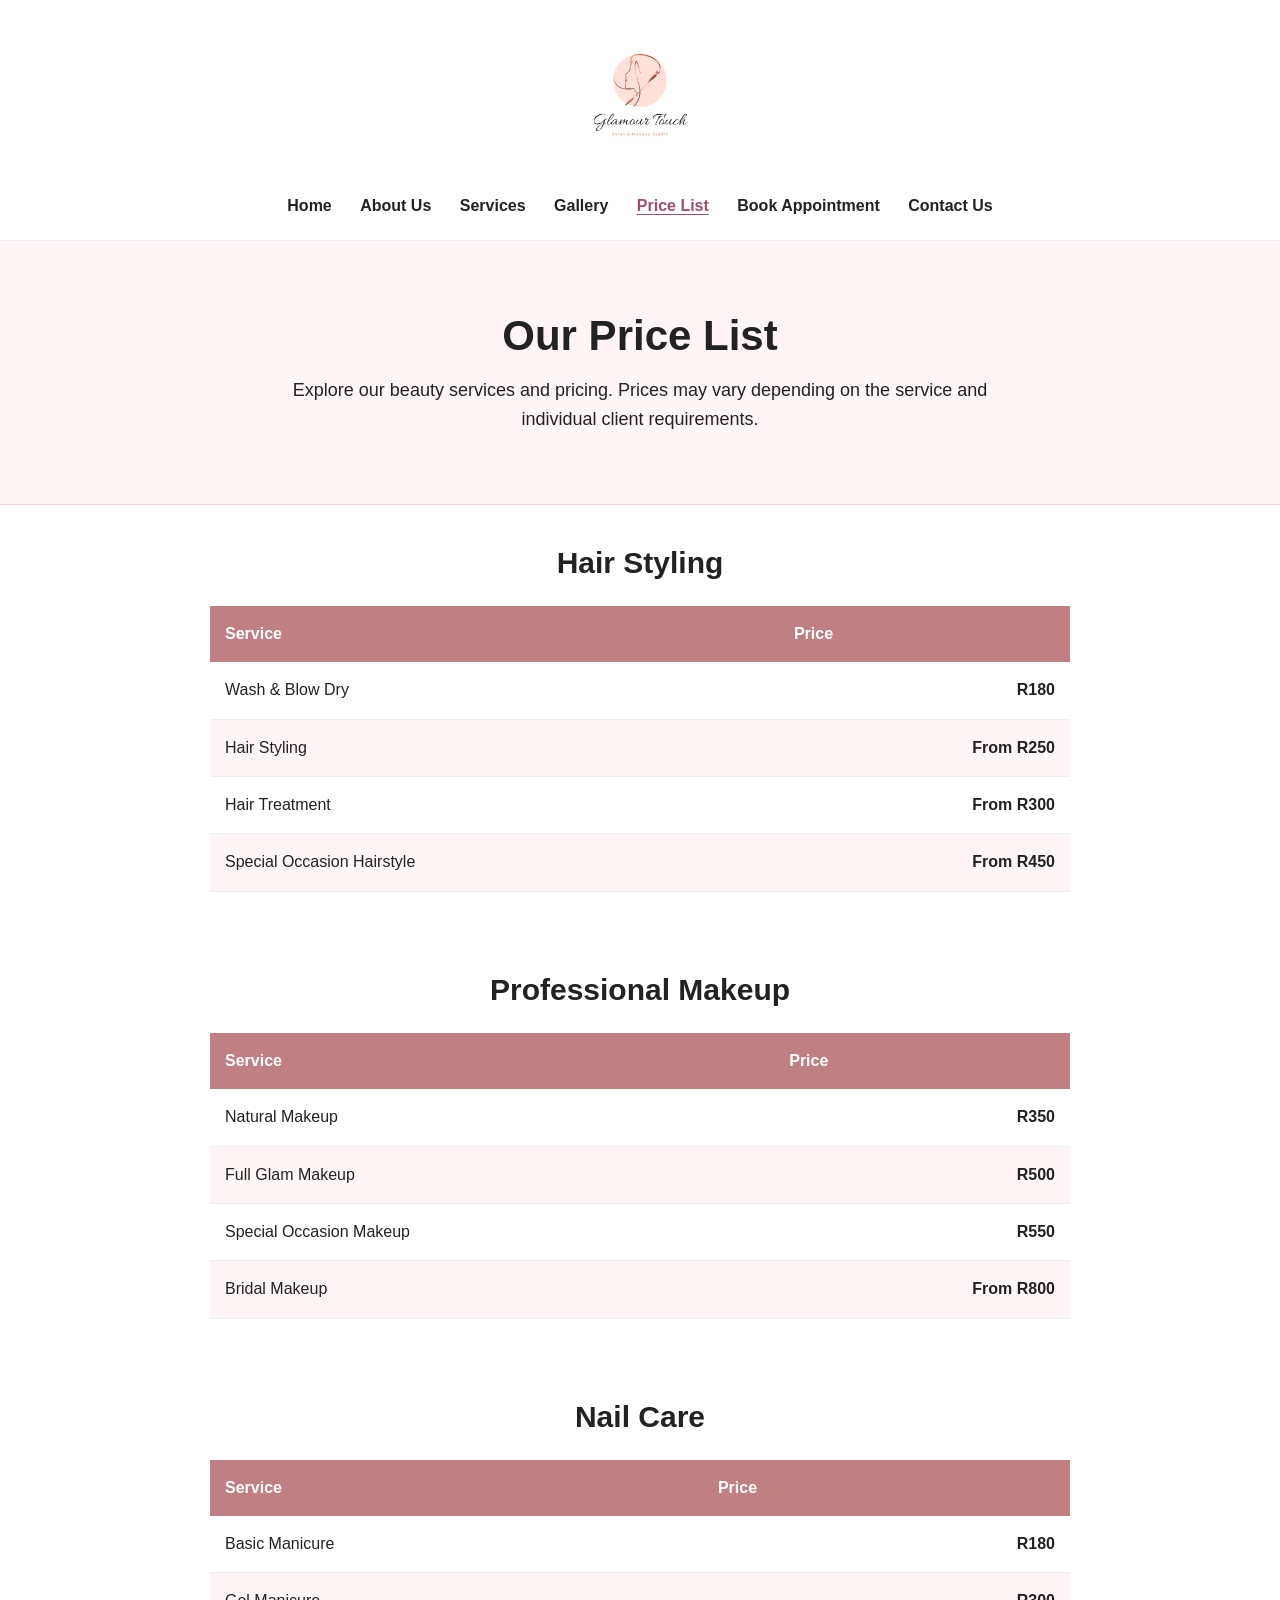
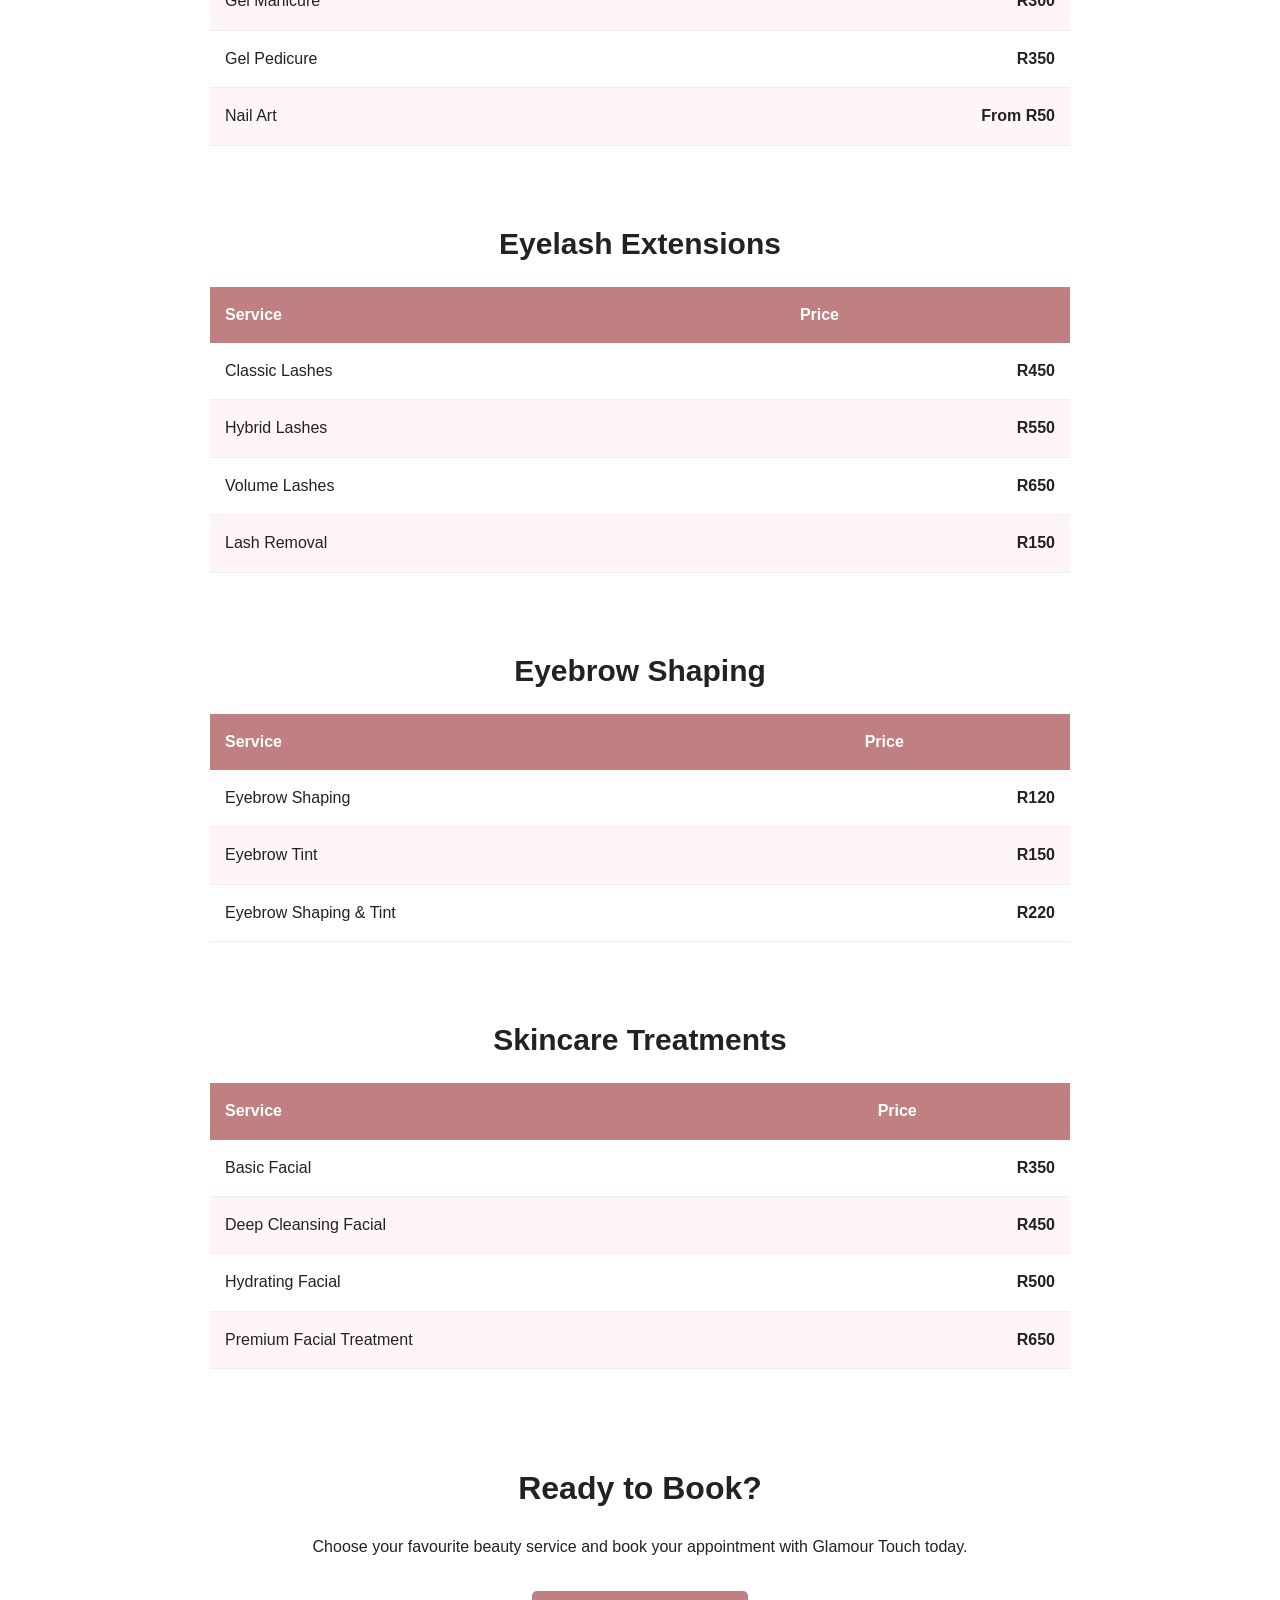
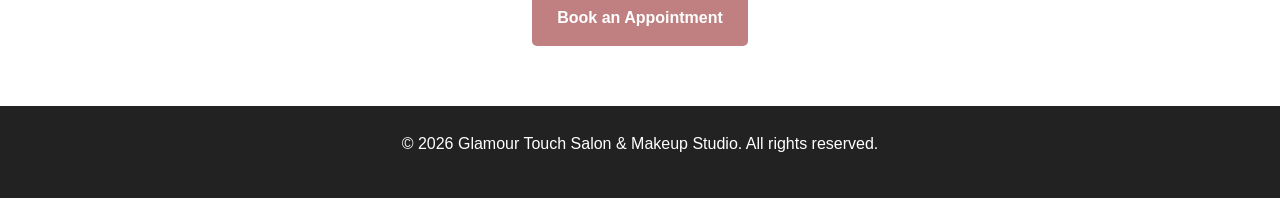
<file: prices.html>
<!DOCTYPE html>
<html lang="en">

<head>
    <meta charset="UTF-8">
    <meta name="viewport" content="width=device-width, initial-scale=1.0">

    <title>Price List | Glamour Touch Salon & Makeup Studio</title>

    <!-- Link to website stylesheet -->
    <link rel="stylesheet" href="css/style.css">
</head>

<body>

    <!-- Header and Navigation -->
    <header>

        <!-- Salon Logo -->
        <a href="index.html">
            <img src="images/logo.png"
                 alt="Glamour Touch Salon & Makeup Studio Logo"
                 class="logo">
        </a>

        <!-- Navigation Menu -->
        <button class="menu-toggle" type="button" aria-label="Open navigation" aria-expanded="false" aria-controls="main-navigation">☰ Menu</button>
        <nav id="main-navigation">
            <a href="index.html">Home</a>
            <a href="about.html">About Us</a>
            <a href="services.html">Services</a>
            <a href="gallery.html">Gallery</a>
            <a href="prices.html" aria-current="page">Price List</a>
            <a href="booking.html">Book Appointment</a>
            <a href="contact.html">Contact Us</a>
        </nav>

    </header>


    <!-- Main Content -->
    <main>

        <!-- Page Introduction -->
        <section class="page-heading">

            <h1>Our Price List</h1>

            <p>
                Explore our beauty services and pricing.
                Prices may vary depending on the service and
                individual client requirements.
            </p>

        </section>


        <!-- Hair Styling -->
        <section class="price-section">

            <h2>Hair Styling</h2>

            <table>

                <thead>
                    <tr>
                        <th>Service</th>
                        <th>Price</th>
                    </tr>
                </thead>

                <tbody>

                    <tr>
                        <td>Wash & Blow Dry</td>
                        <td>R180</td>
                    </tr>

                    <tr>
                        <td>Hair Styling</td>
                        <td>From R250</td>
                    </tr>

                    <tr>
                        <td>Hair Treatment</td>
                        <td>From R300</td>
                    </tr>

                    <tr>
                        <td>Special Occasion Hairstyle</td>
                        <td>From R450</td>
                    </tr>

                </tbody>

            </table>

        </section>


        <!-- Professional Makeup -->
        <section class="price-section">

            <h2>Professional Makeup</h2>

            <table>

                <thead>
                    <tr>
                        <th>Service</th>
                        <th>Price</th>
                    </tr>
                </thead>

                <tbody>

                    <tr>
                        <td>Natural Makeup</td>
                        <td>R350</td>
                    </tr>

                    <tr>
                        <td>Full Glam Makeup</td>
                        <td>R500</td>
                    </tr>

                    <tr>
                        <td>Special Occasion Makeup</td>
                        <td>R550</td>
                    </tr>

                    <tr>
                        <td>Bridal Makeup</td>
                        <td>From R800</td>
                    </tr>

                </tbody>

            </table>

        </section>


        <!-- Nail Care -->
        <section class="price-section">

            <h2>Nail Care</h2>

            <table>

                <thead>
                    <tr>
                        <th>Service</th>
                        <th>Price</th>
                    </tr>
                </thead>

                <tbody>

                    <tr>
                        <td>Basic Manicure</td>
                        <td>R180</td>
                    </tr>

                    <tr>
                        <td>Gel Manicure</td>
                        <td>R300</td>
                    </tr>

                    <tr>
                        <td>Gel Pedicure</td>
                        <td>R350</td>
                    </tr>

                    <tr>
                        <td>Nail Art</td>
                        <td>From R50</td>
                    </tr>

                </tbody>

            </table>

        </section>


        <!-- Eyelash Extensions -->
        <section class="price-section">

            <h2>Eyelash Extensions</h2>

            <table>

                <thead>
                    <tr>
                        <th>Service</th>
                        <th>Price</th>
                    </tr>
                </thead>

                <tbody>

                    <tr>
                        <td>Classic Lashes</td>
                        <td>R450</td>
                    </tr>

                    <tr>
                        <td>Hybrid Lashes</td>
                        <td>R550</td>
                    </tr>

                    <tr>
                        <td>Volume Lashes</td>
                        <td>R650</td>
                    </tr>

                    <tr>
                        <td>Lash Removal</td>
                        <td>R150</td>
                    </tr>

                </tbody>

            </table>

        </section>


        <!-- Eyebrow Shaping -->
        <section class="price-section">

            <h2>Eyebrow Shaping</h2>

            <table>

                <thead>
                    <tr>
                        <th>Service</th>
                        <th>Price</th>
                    </tr>
                </thead>

                <tbody>

                    <tr>
                        <td>Eyebrow Shaping</td>
                        <td>R120</td>
                    </tr>

                    <tr>
                        <td>Eyebrow Tint</td>
                        <td>R150</td>
                    </tr>

                    <tr>
                        <td>Eyebrow Shaping & Tint</td>
                        <td>R220</td>
                    </tr>

                </tbody>

            </table>

        </section>


        <!-- Skincare Treatments -->
        <section class="price-section">

            <h2>Skincare Treatments</h2>

            <table>

                <thead>
                    <tr>
                        <th>Service</th>
                        <th>Price</th>
                    </tr>
                </thead>

                <tbody>

                    <tr>
                        <td>Basic Facial</td>
                        <td>R350</td>
                    </tr>

                    <tr>
                        <td>Deep Cleansing Facial</td>
                        <td>R450</td>
                    </tr>

                    <tr>
                        <td>Hydrating Facial</td>
                        <td>R500</td>
                    </tr>

                    <tr>
                        <td>Premium Facial Treatment</td>
                        <td>R650</td>
                    </tr>

                </tbody>

            </table>

        </section>


        <!-- Booking Call To Action -->
        <section class="call-to-action">

            <h2>Ready to Book?</h2>

            <p>
                Choose your favourite beauty service and book
                your appointment with Glamour Touch today.
            </p>

            <a href="booking.html" class="button">
                Book an Appointment
            </a>

        </section>

    </main>


    <!-- Footer -->
    <footer>

        <p>
            &copy; 2026 Glamour Touch Salon & Makeup Studio.
            All rights reserved.
        </p>

    </footer>

    <script src="js/script.js" defer></script>
</body>

</html>
</file>
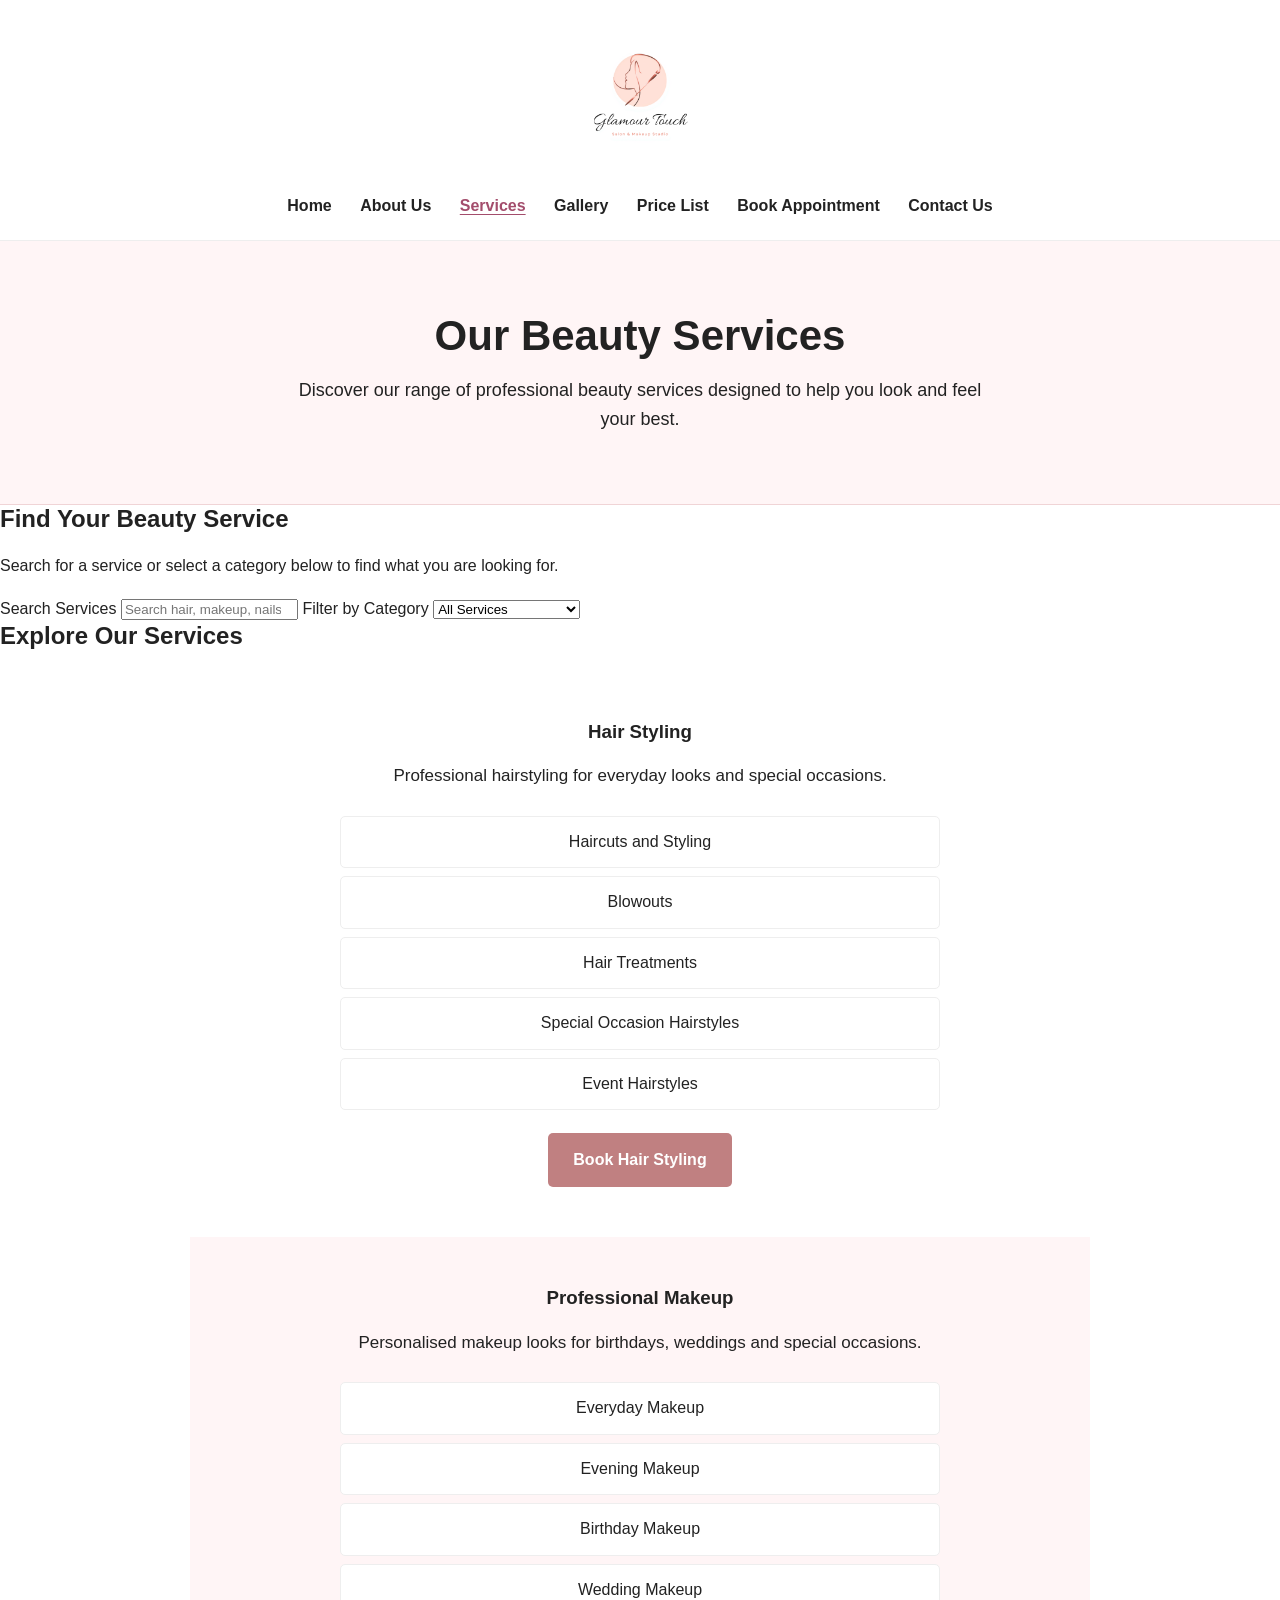
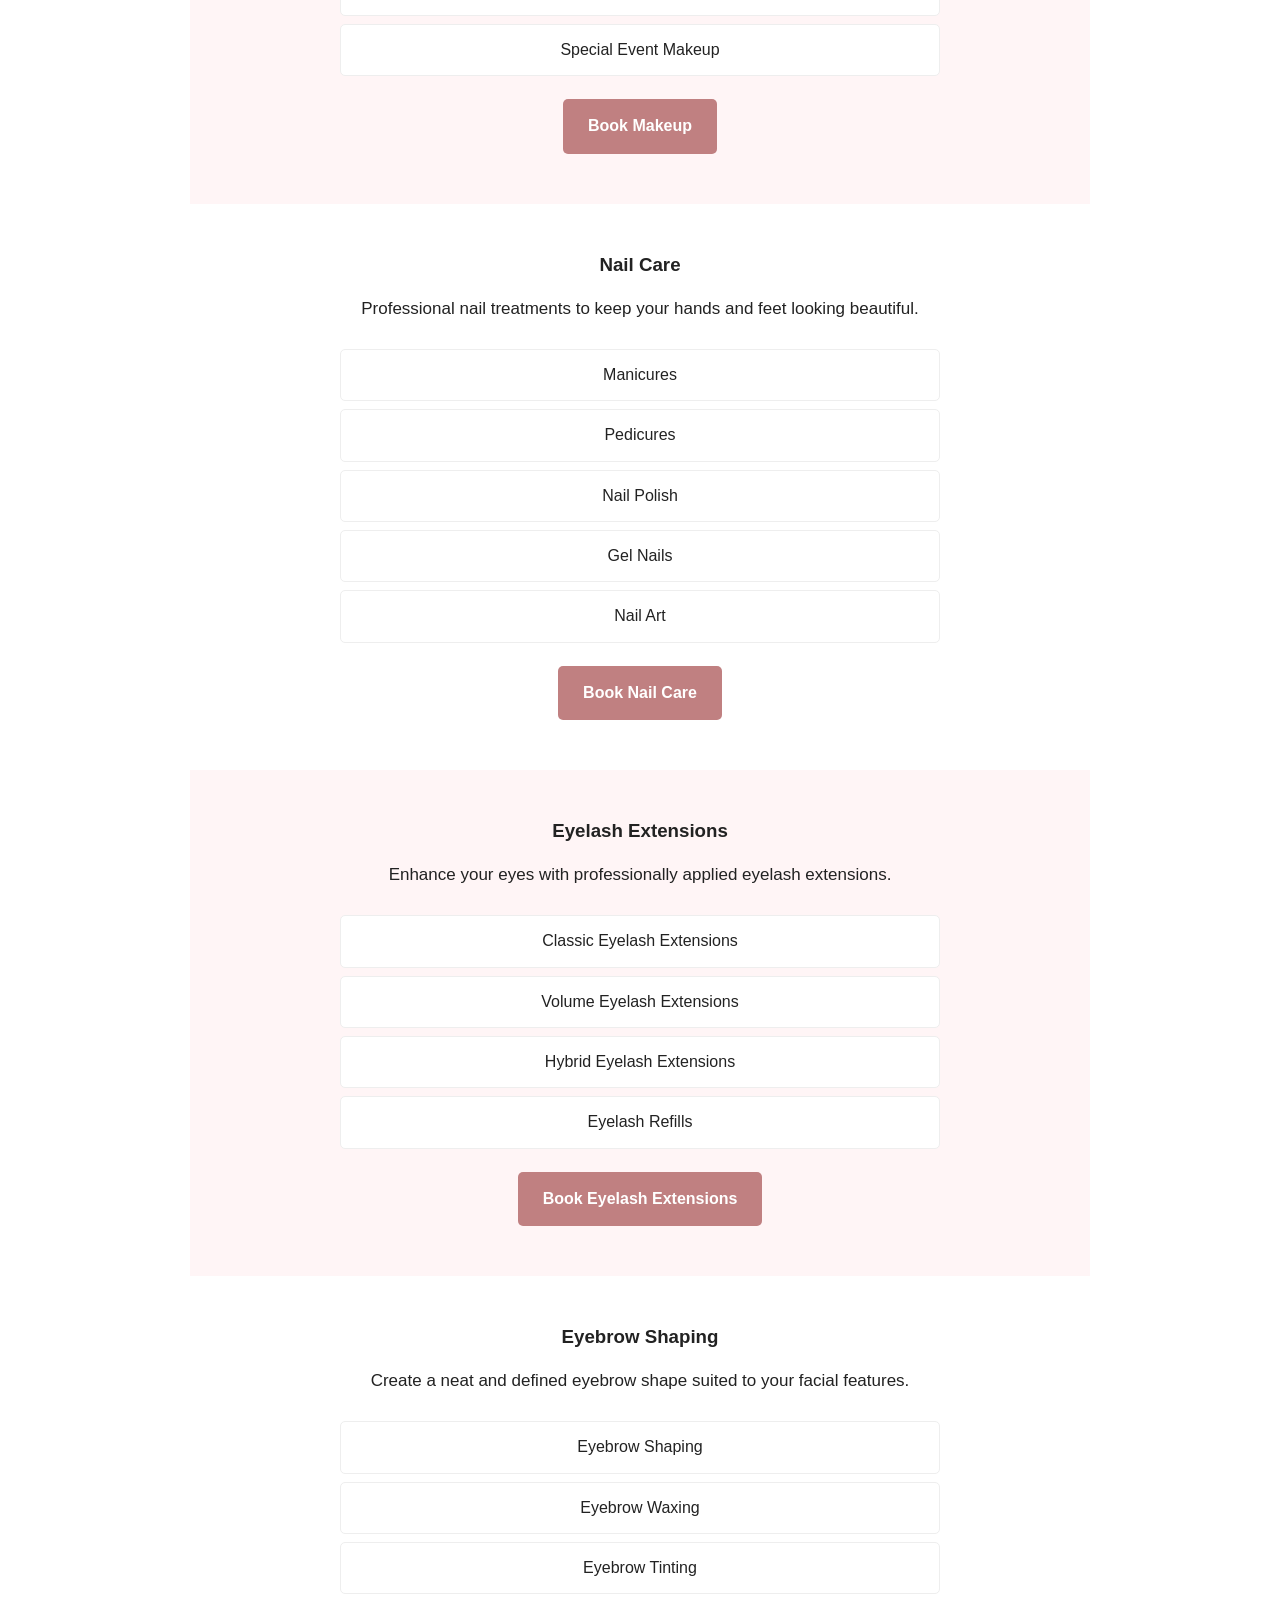
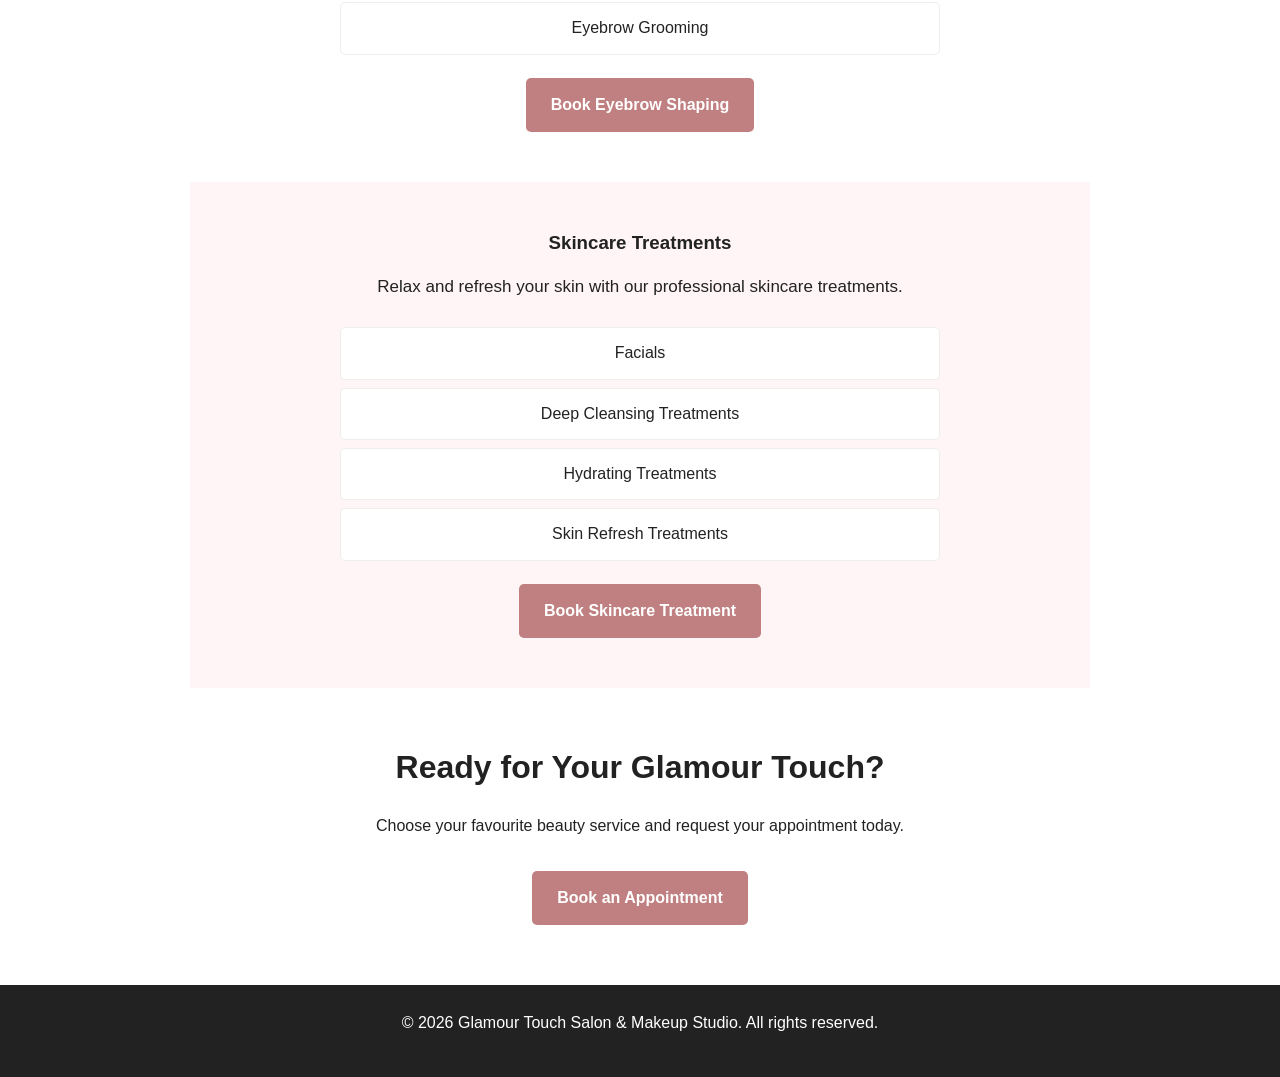
<file: services.html>
<!DOCTYPE html>
<html lang="en">

<head>

    <meta charset="UTF-8">
    <meta name="viewport" content="width=device-width, initial-scale=1.0">

    <title>Beauty Services | Glamour Touch Salon & Makeup Studio</title>

    <meta name="description"
        content="Explore hair styling, professional makeup, nail care, eyelash extensions, eyebrow shaping and skincare treatments at Glamour Touch Salon.">

    <meta name="keywords"
        content="beauty services, hair styling, makeup, nail care, eyelash extensions, eyebrow shaping, skincare treatments">

    <meta name="author" content="Glamour Touch Salon & Makeup Studio">
    <meta name="robots" content="index, follow">

    <link rel="stylesheet" href="css/style.css">

</head>

<body>

    <!-- Header -->
    <header>

        <a href="index.html">
            <img src="images/logo.png"
                alt="Glamour Touch Salon and Makeup Studio logo"
                class="logo"
                width="180">
        </a>

        <!-- Mobile Navigation -->
        <button class="menu-toggle"
            type="button"
            aria-label="Open navigation"
            aria-expanded="false"
            aria-controls="main-navigation">
            ☰ Menu
        </button>

        <nav id="main-navigation">

            <a href="index.html">Home</a>
            <a href="about.html">About Us</a>
            <a href="services.html" aria-current="page">Services</a>
            <a href="gallery.html">Gallery</a>
            <a href="prices.html">Price List</a>
            <a href="booking.html">Book Appointment</a>
            <a href="contact.html">Contact Us</a>

        </nav>

    </header>

    <main>

        <!-- Page Introduction -->
        <section class="page-header">

            <h1>Our Beauty Services</h1>

            <p>
                Discover our range of professional beauty services
                designed to help you look and feel your best.
            </p>

        </section>

        <!-- Service Search and Filter -->
        <section class="service-search-section">

            <h2>Find Your Beauty Service</h2>

            <p>
                Search for a service or select a category below
                to find what you are looking for.
            </p>

            <label for="service-search">Search Services</label>

            <input
                type="search"
                id="service-search"
                placeholder="Search hair, makeup, nails..."
                aria-label="Search beauty services">

            <label for="service-filter">Filter by Category</label>

            <select id="service-filter">

                <option value="all">All Services</option>
                <option value="hair">Hair Styling</option>
                <option value="makeup">Professional Makeup</option>
                <option value="nails">Nail Care</option>
                <option value="lashes">Eyelash Extensions</option>
                <option value="eyebrows">Eyebrow Shaping</option>
                <option value="skincare">Skincare Treatments</option>

            </select>

        </section>

        <!-- Dynamic Service Listings -->
        <section class="services-container">

            <h2>Explore Our Services</h2>

            <div id="services-list" class="services-grid">

                <!-- Hair Styling -->
                <article class="service-section service-card"
                    data-category="hair">

                    <h3>Hair Styling</h3>

                    <p>
                        Professional hairstyling for everyday looks
                        and special occasions.
                    </p>

                    <ul>
                        <li>Haircuts and Styling</li>
                        <li>Blowouts</li>
                        <li>Hair Treatments</li>
                        <li>Special Occasion Hairstyles</li>
                        <li>Event Hairstyles</li>
                    </ul>

                    <a href="booking.html" class="button">
                        Book Hair Styling
                    </a>

                </article>

                <!-- Professional Makeup -->
                <article class="service-section service-card"
                    data-category="makeup">

                    <h3>Professional Makeup</h3>

                    <p>
                        Personalised makeup looks for birthdays,
                        weddings and special occasions.
                    </p>

                    <ul>
                        <li>Everyday Makeup</li>
                        <li>Evening Makeup</li>
                        <li>Birthday Makeup</li>
                        <li>Wedding Makeup</li>
                        <li>Special Event Makeup</li>
                    </ul>

                    <a href="booking.html" class="button">
                        Book Makeup
                    </a>

                </article>

                <!-- Nail Care -->
                <article class="service-section service-card"
                    data-category="nails">

                    <h3>Nail Care</h3>

                    <p>
                        Professional nail treatments to keep your
                        hands and feet looking beautiful.
                    </p>

                    <ul>
                        <li>Manicures</li>
                        <li>Pedicures</li>
                        <li>Nail Polish</li>
                        <li>Gel Nails</li>
                        <li>Nail Art</li>
                    </ul>

                    <a href="booking.html" class="button">
                        Book Nail Care
                    </a>

                </article>

                <!-- Eyelash Extensions -->
                <article class="service-section service-card"
                    data-category="lashes">

                    <h3>Eyelash Extensions</h3>

                    <p>
                        Enhance your eyes with professionally applied
                        eyelash extensions.
                    </p>

                    <ul>
                        <li>Classic Eyelash Extensions</li>
                        <li>Volume Eyelash Extensions</li>
                        <li>Hybrid Eyelash Extensions</li>
                        <li>Eyelash Refills</li>
                    </ul>

                    <a href="booking.html" class="button">
                        Book Eyelash Extensions
                    </a>

                </article>

                <!-- Eyebrow Shaping -->
                <article class="service-section service-card"
                    data-category="eyebrows">

                    <h3>Eyebrow Shaping</h3>

                    <p>
                        Create a neat and defined eyebrow shape
                        suited to your facial features.
                    </p>

                    <ul>
                        <li>Eyebrow Shaping</li>
                        <li>Eyebrow Waxing</li>
                        <li>Eyebrow Tinting</li>
                        <li>Eyebrow Grooming</li>
                    </ul>

                    <a href="booking.html" class="button">
                        Book Eyebrow Shaping
                    </a>

                </article>

                <!-- Skincare -->
                <article class="service-section service-card"
                    data-category="skincare">

                    <h3>Skincare Treatments</h3>

                    <p>
                        Relax and refresh your skin with our
                        professional skincare treatments.
                    </p>

                    <ul>
                        <li>Facials</li>
                        <li>Deep Cleansing Treatments</li>
                        <li>Hydrating Treatments</li>
                        <li>Skin Refresh Treatments</li>
                    </ul>

                    <a href="booking.html" class="button">
                        Book Skincare Treatment
                    </a>

                </article>

            </div>

            <p id="no-services-message"
                role="status"
                aria-live="polite"
                hidden>
                No services match your search. Please try another search.
            </p>

        </section>

        <!-- Call to Action -->
        <section class="call-to-action">

            <h2>Ready for Your Glamour Touch?</h2>

            <p>
                Choose your favourite beauty service and request
                your appointment today.
            </p>

            <a href="booking.html" class="button">
                Book an Appointment
            </a>

        </section>

    </main>

    <!-- Footer -->
    <footer>

        <p>
            &copy; 2026 Glamour Touch Salon & Makeup Studio.
            All rights reserved.
        </p>

    </footer>

    <script src="js/script.js" defer></script>

</body>

</html>
</file>
<file: css/style.css>
/* ========================================
   GENERAL WEBSITE STYLING
   ======================================== */

* {
    box-sizing: border-box;
}

body {
    margin: 0;
    font-family: Arial, sans-serif;
    color: #222;
    background-color: #ffffff;
}


/* ========================================
   HEADER AND NAVIGATION
   ======================================== */

header {
    background-color: #ffffff;
    padding: 20px;
    text-align: center;
    border-bottom: 1px solid #eeeeee;
}

nav a {
    color: #222222;
    text-decoration: none;
    margin: 0 12px;
    font-weight: bold;
}

nav a:hover {
    color: #f06e97;
}


/* ========================================
   HERO SECTION
   ======================================== */

.hero {
    min-height: 600px;

    /* PNG background image */
    background-image: url("../images/salon-background.png");

    background-size: cover;
    background-position: center;
    background-repeat: no-repeat;

    display: flex;
    justify-content: center;
    align-items: center;

    text-align: center;

    padding: 40px;
}


/* Text area on top of the image */

.hero-content {
    background-color: rgba(255, 255, 255, 0.85);
    padding: 40px;
    max-width: 700px;
    border-radius: 10px;
}

.hero h1 {
    font-size: 45px;
    margin-bottom: 20px;
}

.hero p {
    font-size: 20px;
    line-height: 1.6;
}


/* ========================================
   BUTTONS
   ======================================== */

.button {
    display: inline-block;

    background-color: #c08081;
    color: white;

    padding: 14px 25px;

    text-decoration: none;

    border-radius: 5px;

    margin-top: 15px;

    font-weight: bold;
}

.button:hover {
    background-color: #a96667;
}


/* ========================================
   WELCOME SECTION
   ======================================== */

.welcome {
    padding: 60px 20px;
    text-align: center;
    max-width: 900px;
    margin: auto;
}

.welcome h2 {
    font-size: 32px;
}


/* ========================================
   SERVICES PREVIEW
   ======================================== */

.services-preview {
    padding: 60px 20px;
    text-align: center;
    background-color: #fff5f6;
}

.services-preview h2 {
    font-size: 32px;
}

.services-preview ul {
    list-style: none;
    padding: 0;
}

.services-preview li {
    margin: 10px;
}


/* ========================================
   CALL TO ACTION
   ======================================== */

.call-to-action {
    padding: 60px 20px;
    text-align: center;
}

.call-to-action h2 {
    font-size: 32px;
}


/* ========================================
   FOOTER
   ======================================== */

footer {
    background-color: #222222;
    color: white;
    text-align: center;
    padding: 25px;
}


/* ========================================
   MOBILE RESPONSIVE DESIGN
   ======================================== */

@media (max-width: 768px) {

    nav a {
        display: block;
        margin: 10px;
    }

    .hero {
        min-height: 500px;
    }

    .hero h1 {
        font-size: 32px;
    }

    .hero p {
        font-size: 17px;
    }

}
/* ========================================
   LOGO
   ======================================== */

.logo {
    width: 150px;
    height: auto;
    margin-bottom: 15px;
}


/* ========================================
   WHY CHOOSE US
   ======================================== */

.why-us {
    padding: 60px 20px;
    text-align: center;
    background-color: #ffffff;
}

.why-us h2 {
    font-size: 32px;
    margin-bottom: 40px;
}

.why-us-container {
    display: flex;
    justify-content: center;
    gap: 30px;
    max-width: 1100px;
    margin: 0 auto;
}

.why-us article {
    flex: 1;
    padding: 25px;
    background-color: #fff5f6;
    border-radius: 10px;
}

.why-us article h3 {
    color: #c08081;
}

.why-us article p {
    line-height: 1.6;
}


/* ========================================
   MOBILE DESIGN
   ======================================== */

@media (max-width: 768px) {

    .why-us-container {
        flex-direction: column;
    }

    .why-us article {
        width: 100%;
    }

}
/* ========================================
   ABOUT PAGE
   ======================================== */

/* About page heading */
.page-header {
    background-color: #fff5f6;
    text-align: center;
    padding: 70px 20px;
    border-bottom: 1px solid #f0d4d6;
}

.page-header h1 {
    font-size: 42px;
    margin-bottom: 15px;
    color: #222222;
}

.page-header p {
    font-size: 18px;
    max-width: 700px;
    margin: auto;
    line-height: 1.6;
}


/* About sections */
.about-section {
    max-width: 1000px;
    margin: auto;
    padding: 60px 25px;
}

.about-section h2 {
    text-align: center;
    font-size: 32px;
    margin-bottom: 25px;
    color: #222222;
}

.about-section p {
    font-size: 17px;
    line-height: 1.8;
    margin-bottom: 18px;
}


/* Values list */
.about-section ul {
    max-width: 800px;
    margin: auto;
    padding: 0;
    list-style: none;
}

.about-section li {
    background-color: #fff5f6;
    margin: 15px 0;
    padding: 18px 20px;
    border-left: 4px solid #c08081;
    line-height: 1.6;
}


/* Why Choose Us cards */
.about-cards {
    display: grid;
    grid-template-columns: repeat(2, 1fr);
    gap: 25px;
    margin-top: 30px;
}

.about-cards article {
    background-color: #ffffff;
    padding: 30px;
    border: 1px solid #eeeeee;
    border-radius: 10px;
    box-shadow: 0 4px 12px rgba(0, 0, 0, 0.08);
    text-align: center;
}

.about-cards h3 {
    color: #c08081;
    margin-bottom: 15px;
}

.about-cards p {
    font-size: 16px;
}


/* Professional team */
.team {
    display: grid;
    grid-template-columns: repeat(2, 1fr);
    gap: 25px;
    margin-top: 30px;
}

.team article {
    background-color: #fff5f6;
    padding: 30px;
    border-radius: 10px;
    text-align: center;
}

.team h3 {
    color: #c08081;
    margin-bottom: 15px;
}

.team p {
    font-size: 16px;
}


/* About page mobile design */
@media (max-width: 768px) {

    .page-header h1 {
        font-size: 32px;
    }

    .about-section {
        padding: 45px 20px;
    }

    .about-section h2 {
        font-size: 27px;
    }

    .about-cards,
    .team {
        grid-template-columns: 1fr;
    }

}
/* ========================================
   ABOUT HERO BACKGROUND
   ======================================== */

.about-hero {
    min-height: 450px;

    background-image: url("../images/salon-background.png");
    background-size: cover;
    background-position: center;
    background-repeat: no-repeat;

    display: flex;
    justify-content: center;
    align-items: center;

    text-align: center;
    padding: 40px 20px;
}

.about-hero-content {
    background-color: rgba(255, 255, 255, 0.88);
    padding: 40px;
    max-width: 700px;
    border-radius: 10px;
}

.about-hero-content h1 {
    font-size: 42px;
    margin-bottom: 15px;
}

.about-hero-content p {
    font-size: 18px;
    line-height: 1.6;
}
/* ========================================
   SERVICES PAGE
   ======================================== */

.service-section {
    max-width: 900px;
    margin: 0 auto;
    padding: 50px 25px;
    text-align: center;
}

.service-section:nth-child(even) {
    background-color: #fff5f6;
}

.service-section h2 {
    font-size: 30px;
    color: #c08081;
    margin-bottom: 20px;
}

.service-section p {
    max-width: 700px;
    margin: 0 auto 25px;
    font-size: 17px;
    line-height: 1.7;
}

.service-section ul {
    list-style: none;
    padding: 0;
    margin: 0 auto;
    max-width: 600px;
}

.service-section li {
    padding: 12px;
    margin: 8px 0;
    background-color: #ffffff;
    border: 1px solid #eeeeee;
    border-radius: 5px;
}


/* Services page mobile design */

@media (max-width: 768px) {

    .service-section {
        padding: 40px 20px;
    }

    .service-section h2 {
        font-size: 26px;
    }

}
/* ========================================
   GALLERY PAGE
   ======================================== */

.gallery-section {
    max-width: 1100px;
    margin: 0 auto;
    padding: 50px 25px;
}

.gallery-section h2 {
    text-align: center;
    font-size: 30px;
    color: #c08081;
    margin-bottom: 30px;
}

.gallery-grid {
    display: grid;
    grid-template-columns: repeat(2, 1fr);
    gap: 30px;
}

.gallery-grid figure {
    margin: 0;
    background-color: #ffffff;
    border-radius: 10px;
    overflow: hidden;
    box-shadow: 0 4px 12px rgba(0, 0, 0, 0.08);
}

.gallery-grid img {
    width: 100%;
    height: 300px;
    object-fit: cover;
    display: block;
}

.gallery-grid figcaption {
    text-align: center;
    padding: 15px;
    font-weight: bold;
    color: #333333;
}


/* Gallery mobile design */

@media (max-width: 768px) {

    .gallery-section {
        padding: 40px 20px;
    }

    .gallery-grid {
        grid-template-columns: 1fr;
    }

    .gallery-grid img {
        height: 250px;
    }

}
/* ========================================
   PRICE LIST PAGE
   ======================================== */

.price-section {
    padding: 40px 20px;
    max-width: 900px;
    margin: auto;
}

.price-section h2 {
    text-align: center;
    font-size: 30px;
    margin-bottom: 25px;
}


/* Price table */

.price-section table {
    width: 100%;
    border-collapse: collapse;
    background-color: #ffffff;
}


/* Table headings */

.price-section th {
    background-color: #c08081;
    color: white;
    padding: 15px;
    text-align: left;
}


/* Table cells */

.price-section td {
    padding: 15px;
    border-bottom: 1px solid #eeeeee;
}


/* Price column */

.price-section td:last-child {
    text-align: right;
    font-weight: bold;
}


/* Alternating rows */

.price-section tr:nth-child(even) {
    background-color: #fff5f6;
}


/* Hover effect */

.price-section tr:hover {
    background-color: #fce4e6;
}


/* Mobile price tables */

@media (max-width: 768px) {

    .price-section {
        padding: 30px 15px;
    }

    .price-section h2 {
        font-size: 25px;
    }

    .price-section th,
    .price-section td {
        padding: 12px 10px;
        font-size: 15px;
    }

}
/* ========================================
   BOOKING PAGE
   ======================================== */

.booking-section {
    max-width: 800px;
    margin: 20px auto 60px;
    padding: 40px;
    background-color: #fff5f6;
    border-radius: 12px;
}


/* Form labels */

.booking-section label {
    display: block;
    margin-top: 20px;
    margin-bottom: 8px;
    font-weight: bold;
}


/* Text inputs, dropdown and textarea */

.booking-section input,
.booking-section select,
.booking-section textarea {
    width: 100%;
    padding: 14px;
    border: 1px solid #dddddd;
    border-radius: 5px;
    font-family: Arial, sans-serif;
    font-size: 16px;
}


/* Input focus */

.booking-section input:focus,
.booking-section select:focus,
.booking-section textarea:focus {
    outline: none;
    border-color: #c08081;
}


/* Textarea */

.booking-section textarea {
    resize: vertical;
}


/* Submit button */

.booking-section .button {
    border: none;
    cursor: pointer;
    font-size: 16px;
    margin-top: 25px;
}
/* ========================================
   CONTACT PAGE
   ======================================== */

.contact-info {
    max-width: 900px;
    margin: auto;
    padding: 40px 20px;
    text-align: center;
}

.contact-info h2 {
    font-size: 32px;
    margin-bottom: 25px;
}

.contact-info h3 {
    margin-top: 30px;
}


/* ========================================
   LOCATIONS
   ======================================== */

.locations {
    padding: 50px 20px;
    background-color: #fff5f6;
    text-align: center;
}

.locations h2 {
    font-size: 32px;
    margin-bottom: 35px;
}

.location {
    max-width: 900px;
    margin: 0 auto 50px;
    background-color: white;
    padding: 25px;
    border-radius: 12px;
}

.location h3 {
    font-size: 25px;
}

.location iframe {
    margin-top: 15px;
    border-radius: 10px;
}


/* ========================================
   CONTACT FORM
   ======================================== */

.contact-form-section {
    max-width: 800px;
    margin: auto;
    padding: 60px 20px;
}

.contact-form-section h2 {
    text-align: center;
    font-size: 32px;
    margin-bottom: 30px;
}

.contact-form-section label {
    display: block;
    margin-top: 20px;
    margin-bottom: 8px;
    font-weight: bold;
}

.contact-form-section input,
.contact-form-section textarea {
    width: 100%;
    padding: 14px;
    border: 1px solid #dddddd;
    border-radius: 5px;
    font-family: Arial, sans-serif;
    font-size: 16px;
}

.contact-form-section input:focus,
.contact-form-section textarea:focus {
    outline: none;
    border-color: #c08081;
}

.contact-form-section textarea {
    resize: vertical;
}

.contact-form-section .button {
    border: none;
    cursor: pointer;
    font-size: 16px;
    margin-top: 25px;
}


/* ========================================
   SOCIAL MEDIA
   ======================================== */

.social-media {
    padding: 50px 20px;
    text-align: center;
    background-color: #fff5f6;
}

.social-media h2 {
    font-size: 30px;
}

.social-media a {
    color: #c08081;
    font-weight: bold;
    text-decoration: none;
    margin: 0 8px;
}

.social-media a:hover {
    text-decoration: underline;
}


/* ========================================
   MOBILE CONTACT PAGE
   ======================================== */

@media (max-width: 768px) {

    .location {
        padding: 15px;
    }

    .location iframe {
        height: 250px;
    }

}
/* Part 2 feedback improvements */
@import url('https://fonts.googleapis.com/css2?family=DM+Sans:wght@400;500;600;700&display=swap');
body { font-family: 'DM Sans', Arial, sans-serif; line-height: 1.65; }
h1,h2,h3 { line-height: 1.2; margin-top: 0; }
p { margin: 0 0 1rem; }
a { text-underline-offset: 3px; }
.page-heading { background-color: #fff5f6; text-align: center; padding: 70px 20px; border-bottom: 1px solid #f0d4d6; }
.page-heading h1 { font-size: clamp(2rem, 4vw, 42px); margin-bottom: 15px; }
.page-heading p { font-size: 18px; line-height: 1.6; max-width: 700px; margin: auto; }
nav a[aria-current="page"] { color: #a34d6c; text-decoration: underline; }
:focus-visible { outline: 3px solid #a34d6c; outline-offset: 3px; }
.button:active, button:active { transform: scale(.98); }
.gallery-grid figure, .why-us article { transition: transform .2s ease, box-shadow .2s ease; }
.gallery-grid figure:hover, .why-us article:hover { transform: translateY(-4px); box-shadow: 0 8px 22px #00000017; }
.menu-toggle { display:none; background:#c08081; color:white; border:0; padding:12px 18px; border-radius:5px; font:inherit; cursor:pointer; }
.services-preview { padding: 55px 20px; text-align:center; }
.services-preview ul { display:flex; justify-content:center; gap:12px 32px; flex-wrap:wrap; list-style:none; padding:0; max-width:900px; margin:20px auto; }
.form-feedback { margin-top:15px; font-weight:600; }
iframe { max-width:100%; }
.price-section { overflow-x:auto; }
table { max-width:100%; }
@media(max-width:1024px) { header { padding:15px; } nav a { margin:0 6px; } .hero { min-height:450px; } .hero h1 { font-size:clamp(1.8rem,4vw,2.8rem); } }
@media(max-width:768px) {
 .menu-toggle { display:inline-block; margin:12px auto; }
 header nav { display:none; flex-direction:column; background:#fff5f6; border:1px solid #f0d4d6; border-radius:8px; padding:8px; }
 header nav.is-open { display:flex; }
 header nav a { display:block; margin:0; padding:13px; border-bottom:1px solid #f0d4d6; }
 header nav a:last-child { border-bottom:0; }
 header img.logo, header img[width="180"] { max-width:140px; height:auto; }
 .hero { min-height:350px; padding:20px; } .hero-content { padding:22px; }
 .hero h1 { font-size:clamp(1.6rem,6vw,2.3rem); overflow-wrap:anywhere; }
 .page-heading { padding:40px 16px; } .page-heading p { font-size:16px; }
 table { min-width:420px; }
}
@media(prefers-reduced-motion:reduce) { *, *::before, *::after { transition:none !important; scroll-behavior:auto !important; } }
</file>
